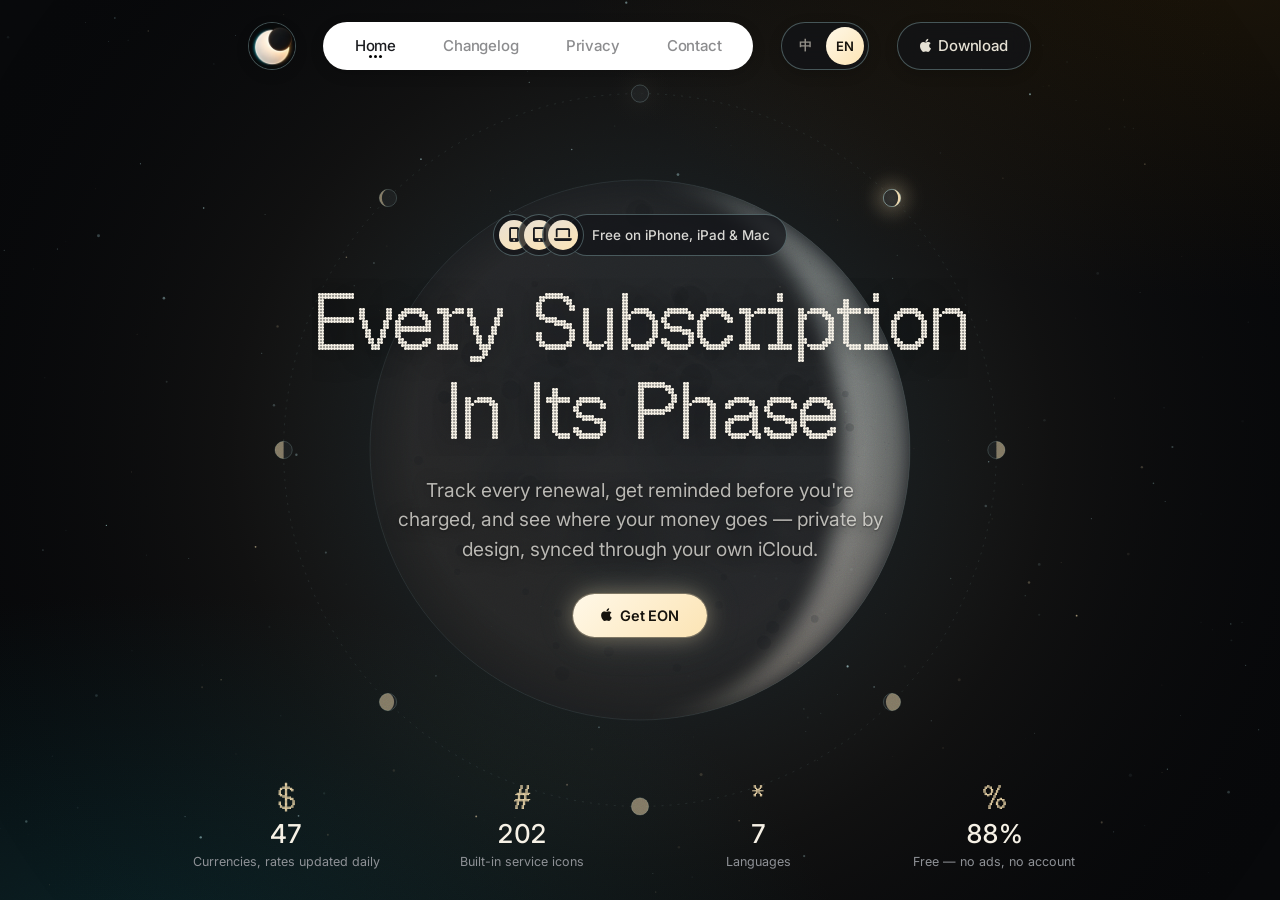
<file: index.html>
<!DOCTYPE html>
<html lang="en" data-lang="en">
<head>
  <meta charset="UTF-8" />
  <meta name="viewport" content="width=device-width, initial-scale=1, viewport-fit=cover" />
  <title>EON — Every Subscription, In Its Phase</title>
  <meta name="description" content="EON tracks your subscriptions, reminds you before renewals and shows where your money goes. Free, private, on iPhone, iPad and Mac." />
  <script>
    (function () {
      var l;
      try { l = localStorage.getItem("eon-lang"); } catch (e) {}
      if (l !== "zh" && l !== "en") l = (navigator.language || "en").toLowerCase().indexOf("zh") === 0 ? "zh" : "en";
      var h = document.documentElement;
      h.setAttribute("data-lang", l);
      h.setAttribute("lang", l === "zh" ? "zh-Hans" : "en");
      h.dataset.titleEn = "EON — Every Subscription, In Its Phase";
      h.dataset.titleZh = "EON：订阅管理 —— 每一笔订阅，都有它的月相";
      document.title = l === "zh" ? h.dataset.titleZh : h.dataset.titleEn;
    })();
  </script>
  <link rel="preconnect" href="https://fonts.googleapis.com" />
  <link rel="preconnect" href="https://fonts.gstatic.com" crossorigin />
  <link href="https://fonts.googleapis.com/css2?family=Inter:wght@400;500;600&display=swap" rel="stylesheet" />
  <link href="https://db.onlinewebfonts.com/c/8cb707a9b8a73f8a7403336b861c3074?family=BubbledotICG-FinePos" rel="stylesheet" />
  <link rel="stylesheet" href="https://cdnjs.cloudflare.com/ajax/libs/font-awesome/6.5.2/css/all.min.css" integrity="sha512-SnH5WK+bZxgPHs44uWIX+LLJAJ9/2PkPKZ5QiAj6Ta86w+fsb2TkcmfRyVX3pBnMFcV7oQPJkl9QevSCWr3W6A==" crossorigin="anonymous" referrerpolicy="no-referrer" />
  <link rel="icon" href="assets/favicon.png" type="image/png" />
  <link rel="apple-touch-icon" href="icon.png" />
  <link rel="stylesheet" href="styles.css" />
</head>
<body class="home">
  <!-- Night sky + a moon that slowly walks through its phases (drawn in main.js). -->
  <div class="bg" aria-hidden="true">
    <canvas class="sky" data-moon="hero"></canvas>
    <div class="bg-grain"></div>
  </div>

  <div class="page">
    <header class="header">
      <a class="logo" href="index.html" aria-label="EON">
        <img src="assets/logo.webp" alt="" width="52" height="52" />
      </a>

      <nav class="nav" aria-label="Primary">
        <a class="nav-link is-active" aria-current="page" href="index.html"><span class="en">Home</span><span class="zh">首页</span></a>
        <a class="nav-link" href="changelog.html"><span class="en">Changelog</span><span class="zh">更新日志</span></a>
        <a class="nav-link" href="privacy.html"><span class="en">Privacy</span><span class="zh">隐私</span></a>
        <a class="nav-link" href="contact.html"><span class="en">Contact</span><span class="zh">联系</span></a>
      </nav>

      <div class="lang" role="group" aria-label="Language / 语言">
        <button type="button" data-l="zh" lang="zh-Hans">中</button>
        <button type="button" data-l="en" lang="en">EN</button>
      </div>

      <a class="sign-in" href="https://apps.apple.com/app/id6771706897" data-href-en="https://apps.apple.com/app/id6771706897" data-href-zh="https://apps.apple.com/cn/app/id6771706897" target="_blank" rel="noopener"><i class="fa-brands fa-apple" aria-hidden="true"></i> <span class="en">Download</span><span class="zh">下载</span></a>

      <button class="burger" type="button" aria-label="Menu" aria-expanded="false" aria-controls="mobile-menu">
        <span></span><span></span><span></span>
      </button>
    </header>

    <div class="menu-overlay" hidden></div>
    <nav class="mobile-menu" id="mobile-menu" aria-label="Mobile" hidden>
      <a class="mobile-link is-active" aria-current="page" href="index.html" style="--i: 0"><span class="en">Home</span><span class="zh">首页</span></a>
      <a class="mobile-link" href="changelog.html" style="--i: 1"><span class="en">Changelog</span><span class="zh">更新日志</span></a>
      <a class="mobile-link" href="privacy.html" style="--i: 2"><span class="en">Privacy</span><span class="zh">隐私</span></a>
      <a class="mobile-link" href="contact.html" style="--i: 3"><span class="en">Contact</span><span class="zh">联系</span></a>
      <a class="mobile-sign-in" href="https://apps.apple.com/app/id6771706897" data-href-en="https://apps.apple.com/app/id6771706897" data-href-zh="https://apps.apple.com/cn/app/id6771706897" target="_blank" rel="noopener" style="--i: 4"><i class="fa-brands fa-apple" aria-hidden="true"></i> <span class="en">Download on the App Store</span><span class="zh">在 App Store 下载</span></a>
    </nav>

    <main class="hero">
      <div class="trust anim" style="--d: 0.05s">
        <span class="trust-avatar a1" title="iPhone"><span class="trust-inner"><i class="fa-solid fa-mobile-screen-button" aria-hidden="true"></i></span></span>
        <span class="trust-avatar a2" title="iPad"><span class="trust-inner"><i class="fa-solid fa-tablet-screen-button" aria-hidden="true"></i></span></span>
        <span class="trust-avatar a3" title="Mac"><span class="trust-inner"><i class="fa-solid fa-laptop" aria-hidden="true"></i></span></span>
        <span class="trust-pill"><span class="en">Free on iPhone, iPad &amp; Mac</span><span class="zh">iPhone · iPad · Mac 免费使用</span></span>
      </div>

      <h1 class="headline anim">
        <span class="en">
          <span class="line" style="--ld: 0.12s">Every Subscription</span>
          <span class="line" style="--ld: 0.3s">In Its Phase</span>
        </span>
        <span class="zh">
          <span class="line dot-cjk" style="--ld: 0.12s">每一笔订阅</span>
          <span class="line dot-cjk" style="--ld: 0.3s">都有它的月相</span>
        </span>
      </h1>

      <p class="subhead anim" style="--d: 0.28s">
        <span class="en">Track every renewal, get reminded before you're charged, and see where your money goes — private by design, synced through your own iCloud.</span><span class="zh">记下每一次续费，扣费前提醒你，看清钱都花在了哪里 —— 隐私优先，只通过你自己的 iCloud 同步。</span>
      </p>

      <a class="cta anim" href="https://apps.apple.com/app/id6771706897" data-href-en="https://apps.apple.com/app/id6771706897" data-href-zh="https://apps.apple.com/cn/app/id6771706897" target="_blank" rel="noopener" style="--d: 0.4s"><i class="fa-brands fa-apple" aria-hidden="true"></i> <span class="en">Get EON</span><span class="zh">免费下载</span></a>
    </main>

    <footer class="stats" aria-label="EON">
      <div class="stat anim" style="--d: 0.50s">
        <span class="stat-icon" aria-hidden="true">$</span>
        <span class="stat-value" data-target="48" data-suffix="" data-decimals="0">0</span>
        <span class="stat-label"><span class="en">Currencies, rates updated daily</span><span class="zh">种货币，汇率每日更新</span></span>
      </div>
      <div class="stat anim" style="--d: 0.58s">
        <span class="stat-icon" aria-hidden="true">#</span>
        <span class="stat-value" data-target="210" data-suffix="" data-decimals="0">0</span>
        <span class="stat-label"><span class="en">Built-in service icons</span><span class="zh">个内置服务图标</span></span>
      </div>
      <div class="stat anim" style="--d: 0.66s">
        <span class="stat-icon" aria-hidden="true">*</span>
        <span class="stat-value" data-target="8" data-suffix="" data-decimals="0">0</span>
        <span class="stat-label"><span class="en">Languages</span><span class="zh">种语言</span></span>
      </div>
      <div class="stat anim" style="--d: 0.74s">
        <span class="stat-icon" aria-hidden="true">%</span>
        <span class="stat-value" data-target="100" data-suffix="%" data-decimals="0">0%</span>
        <span class="stat-label"><span class="en">Free — no ads, no account</span><span class="zh">免费 · 无广告 · 无需注册</span></span>
      </div>
    </footer>
  </div>

  <script src="main.js"></script>
</body>
</html>
</file>
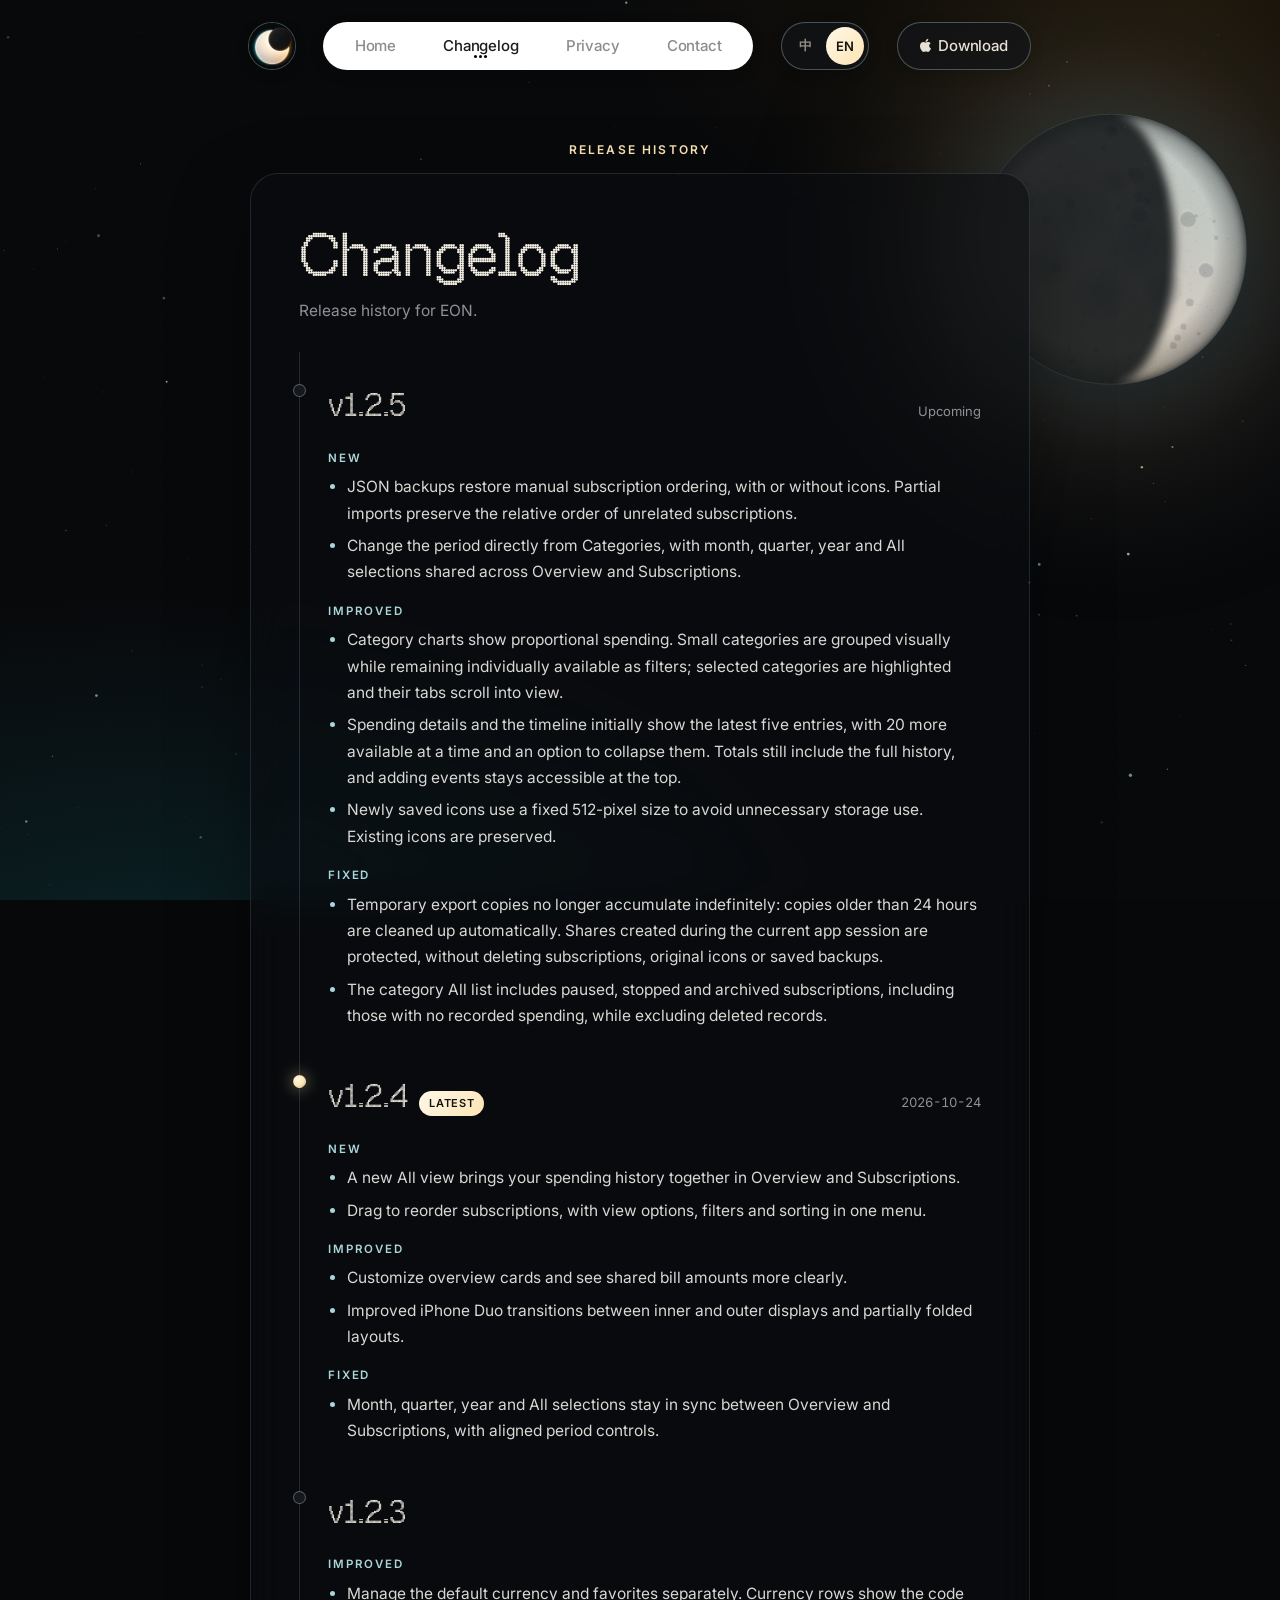
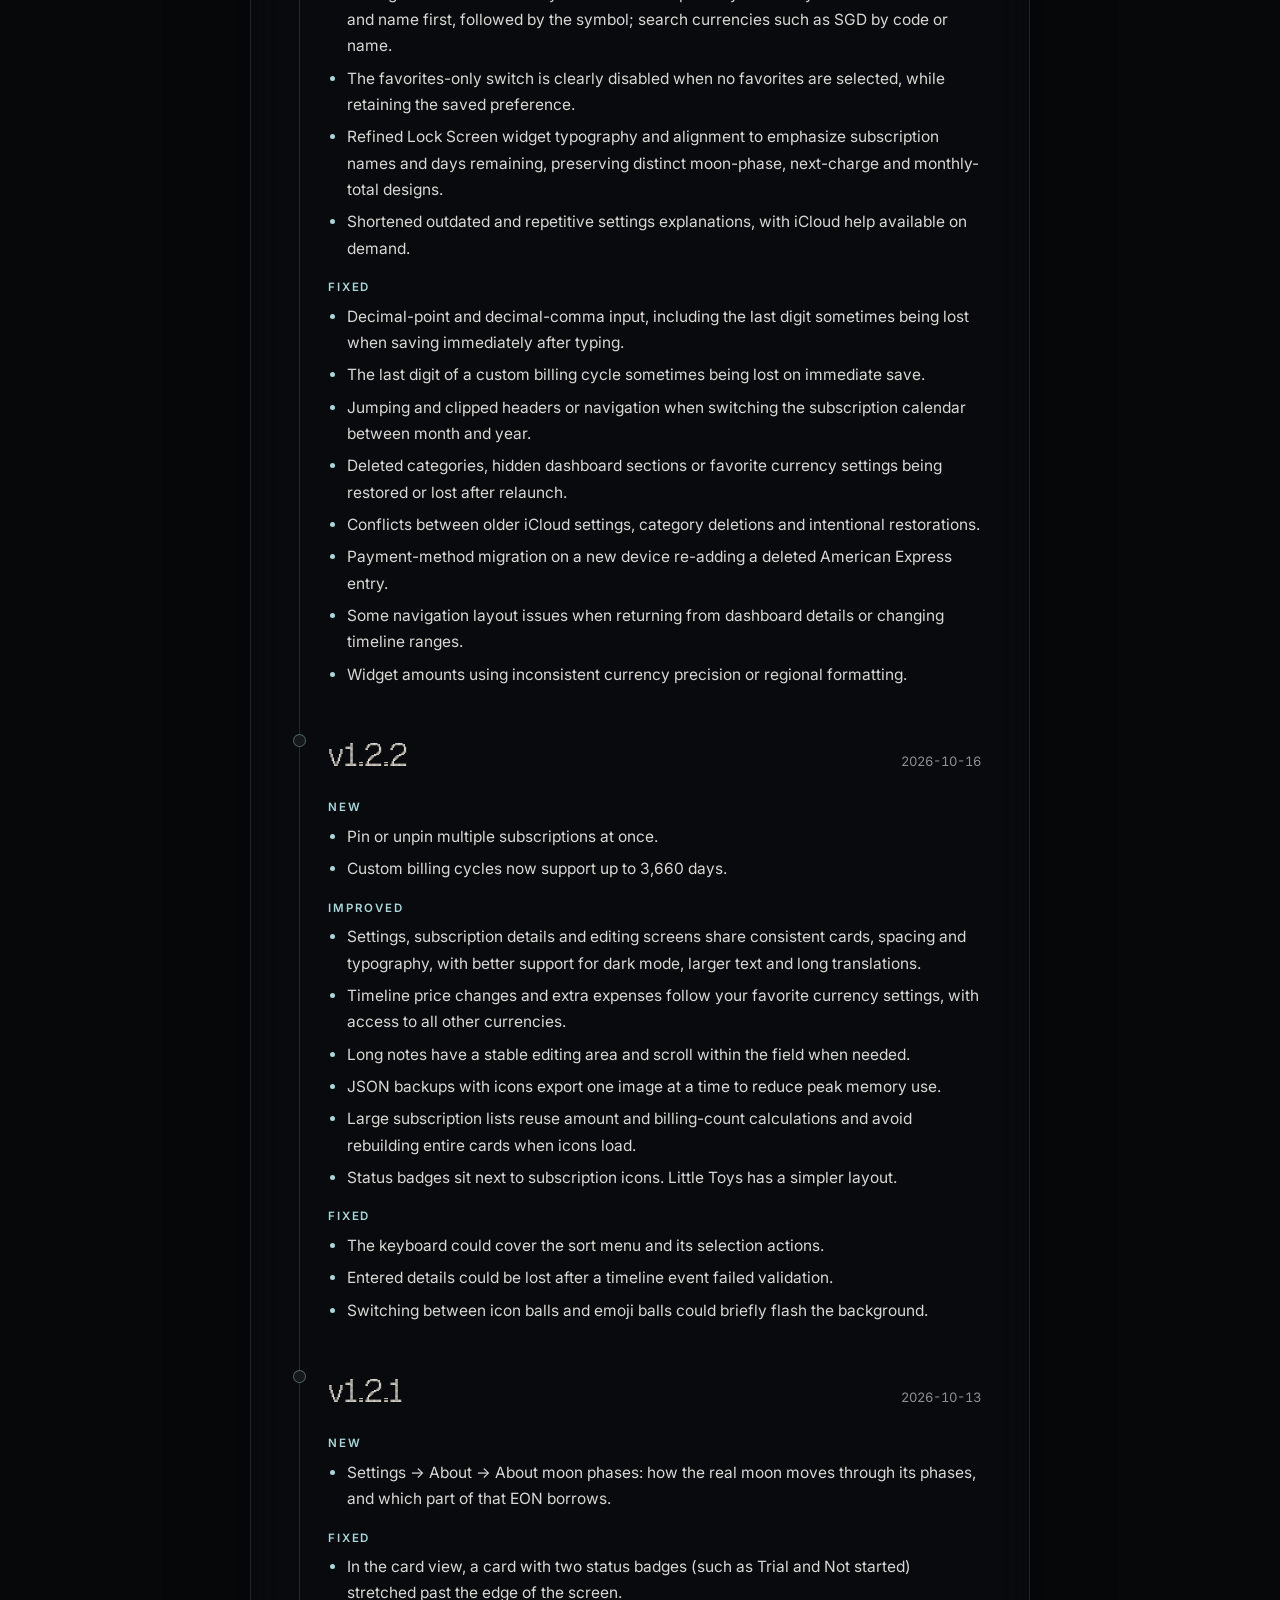
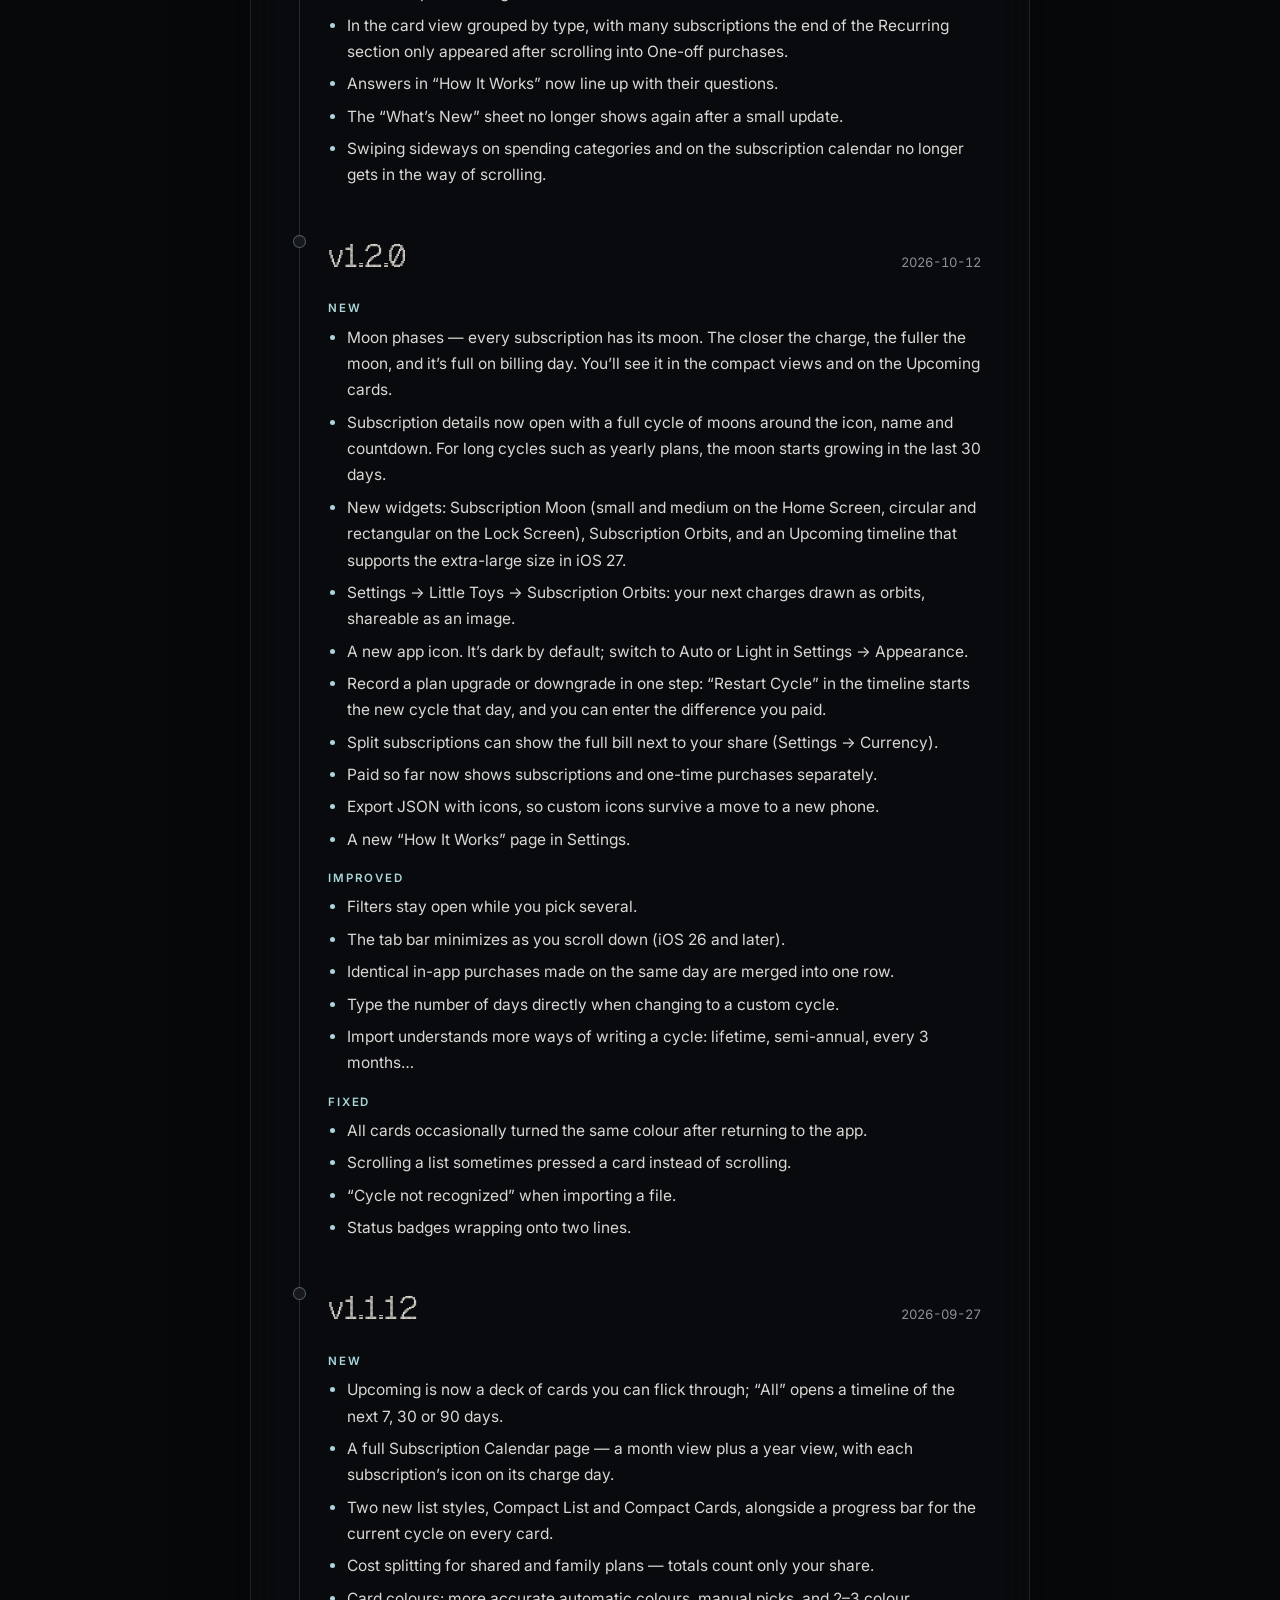
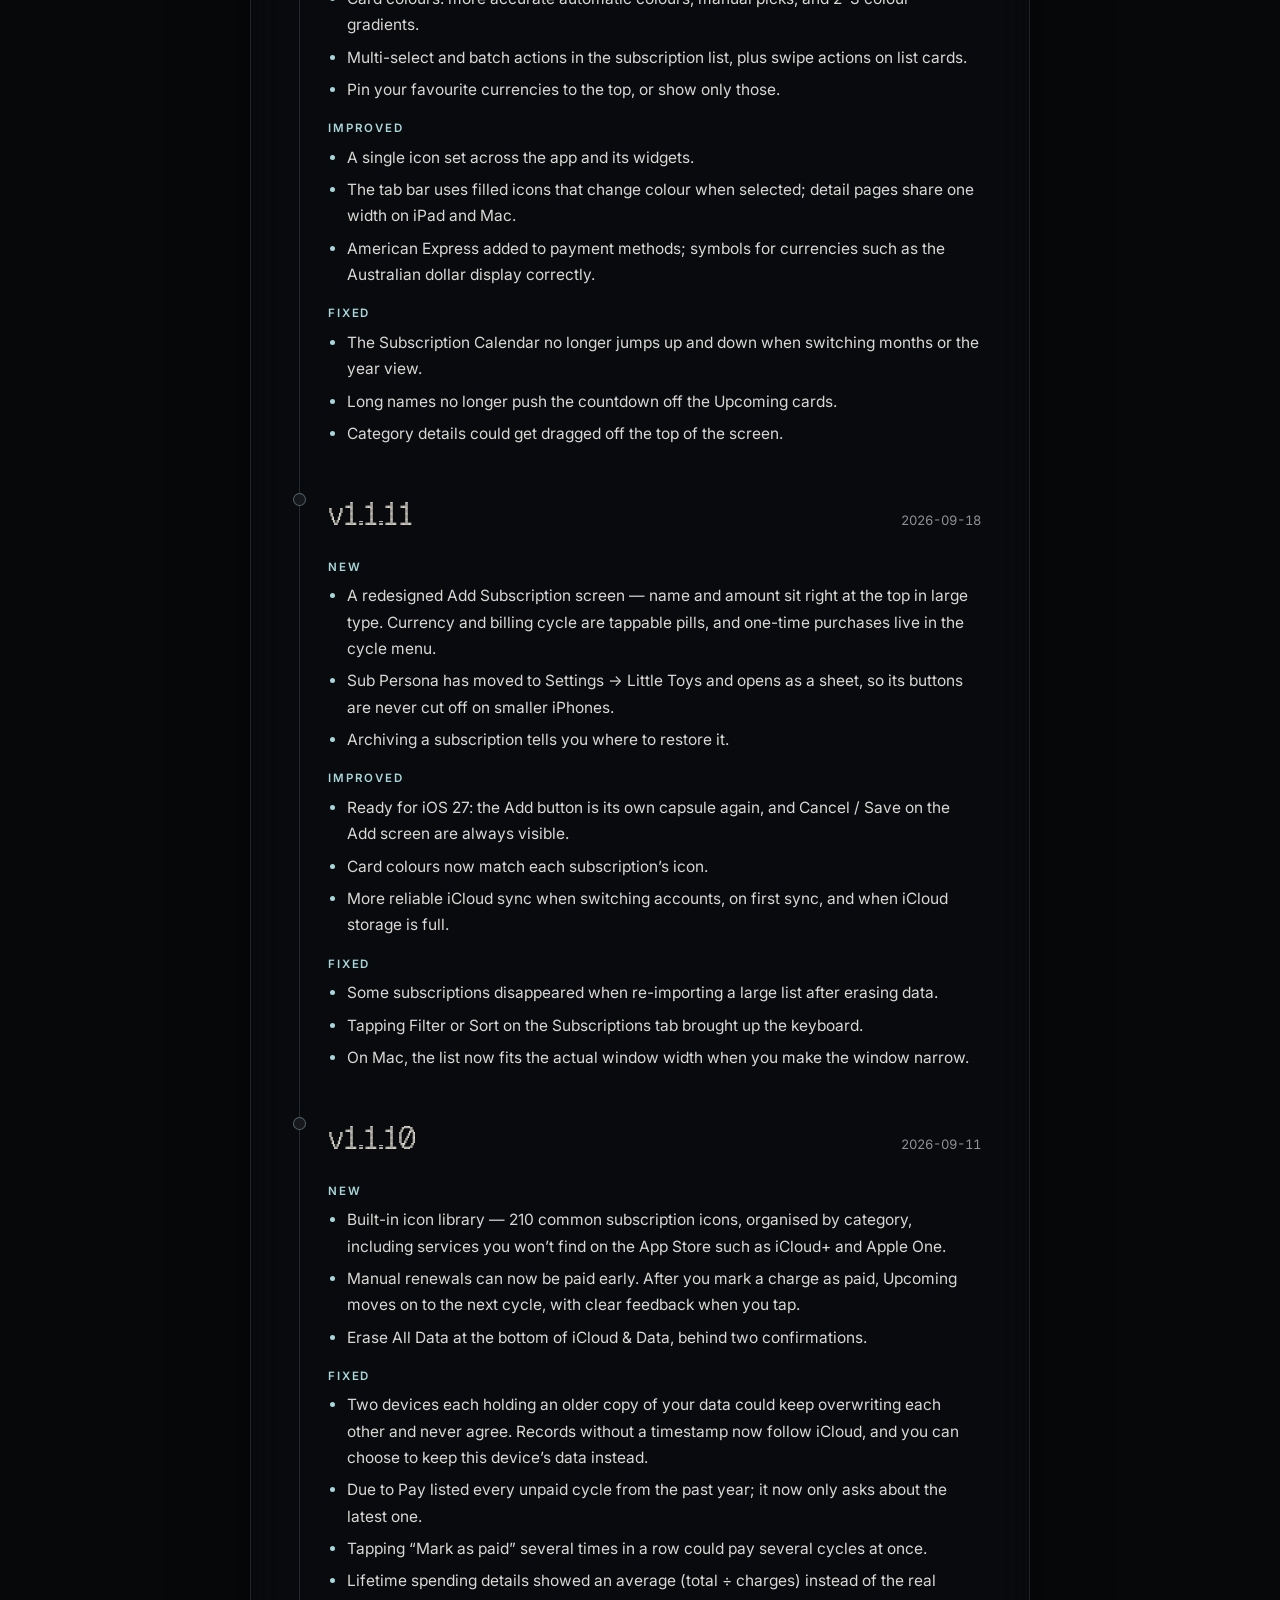
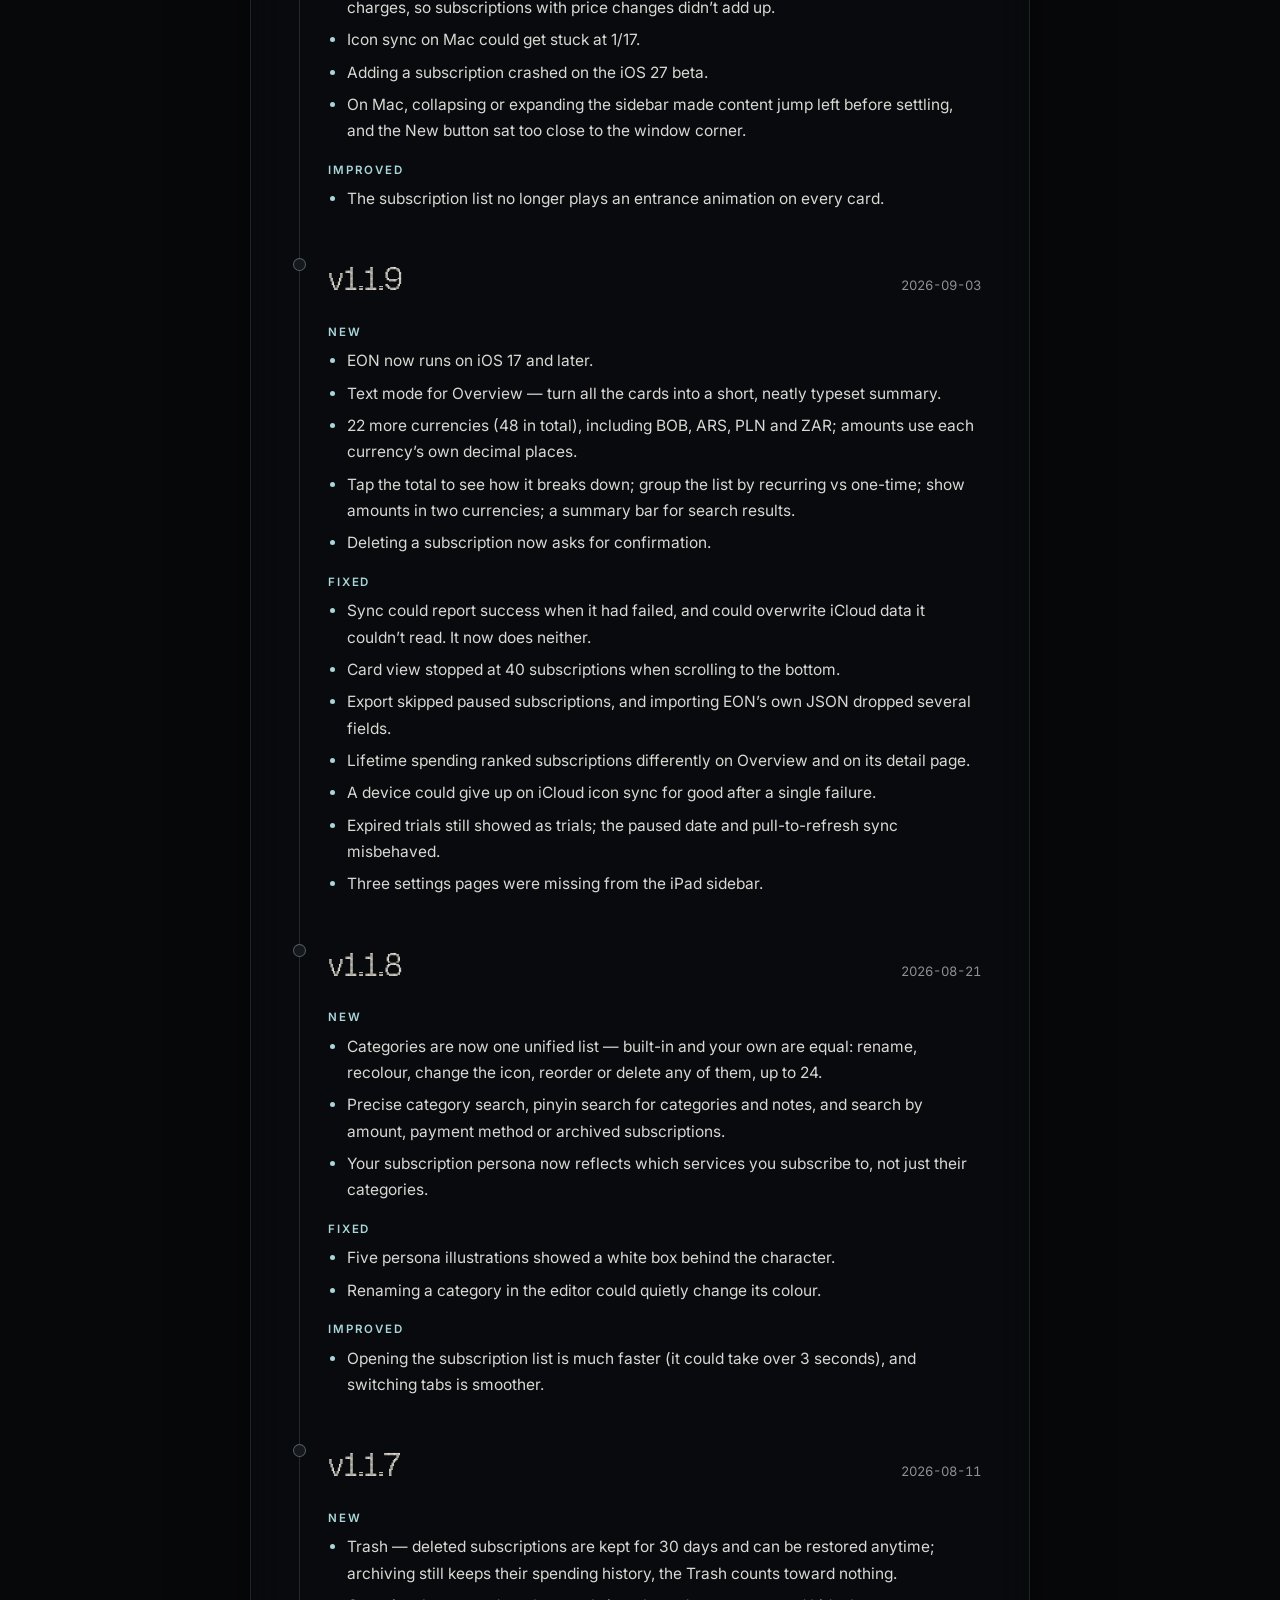
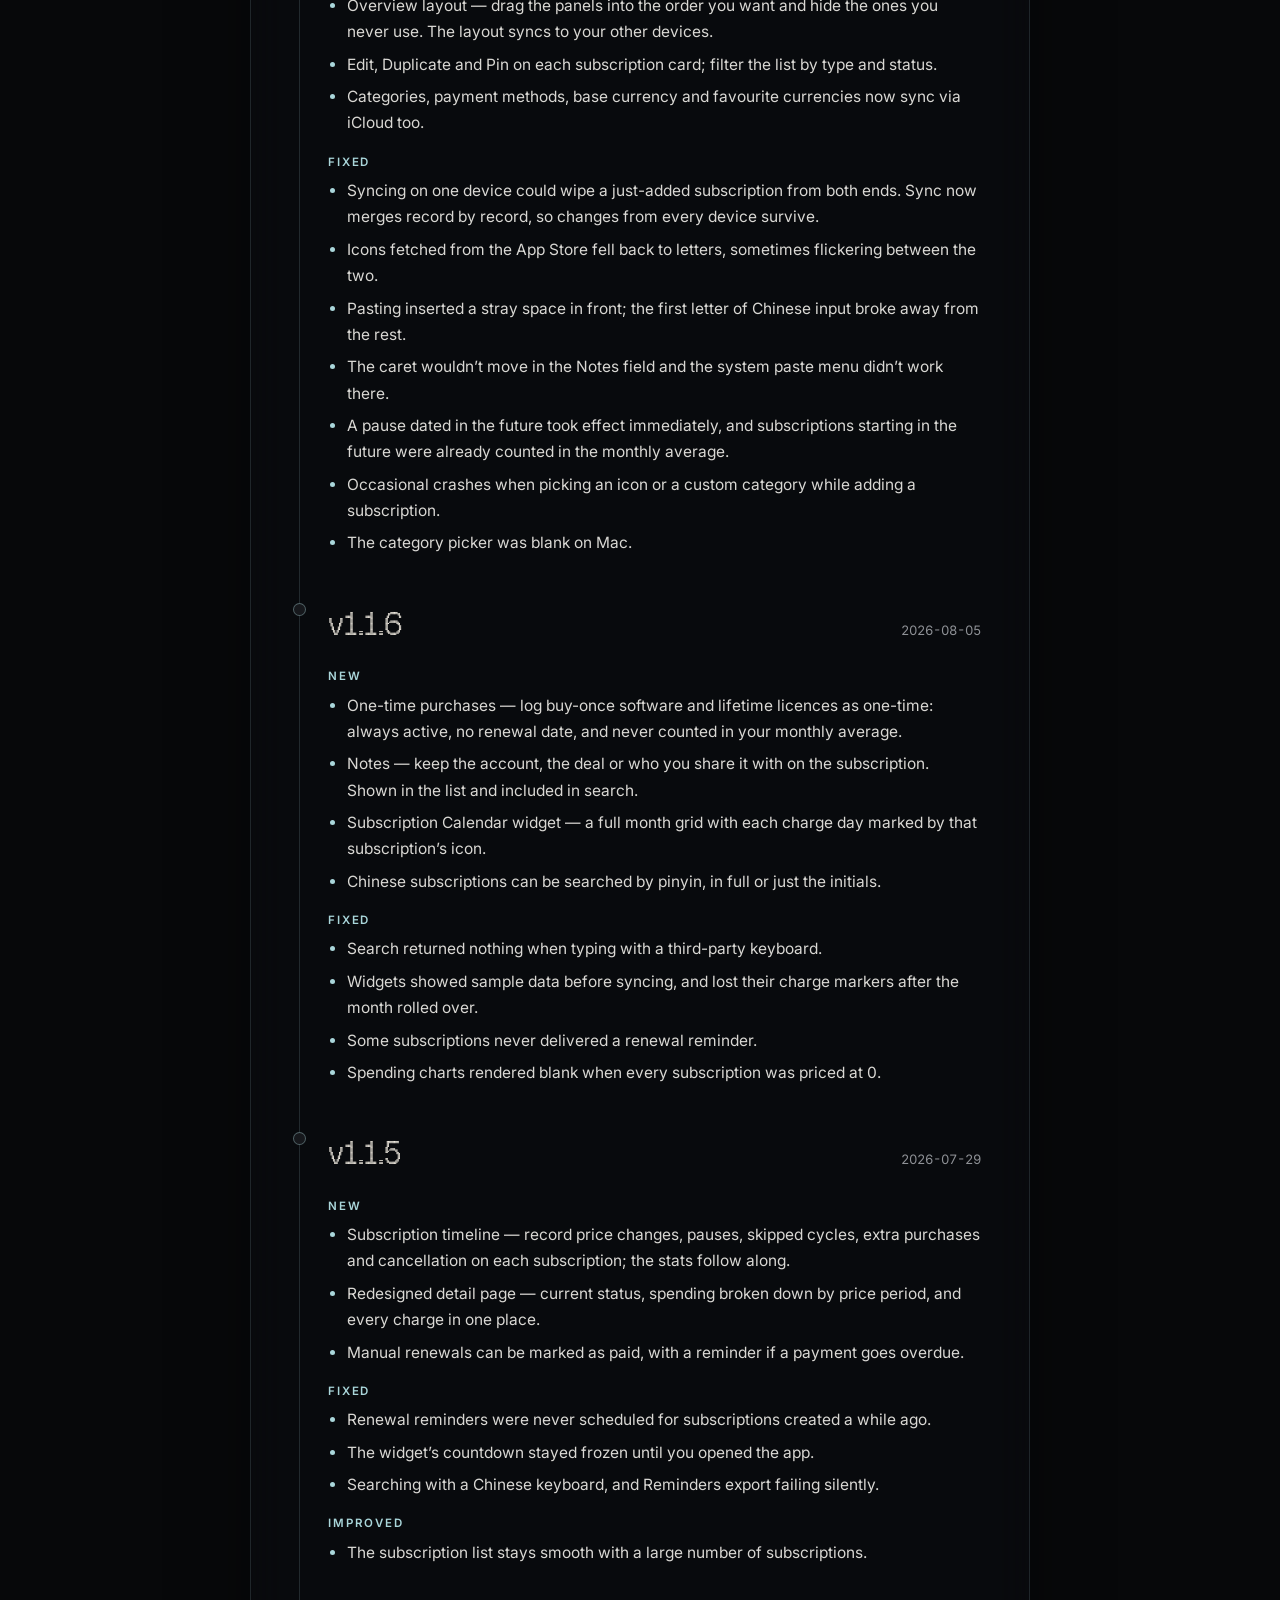
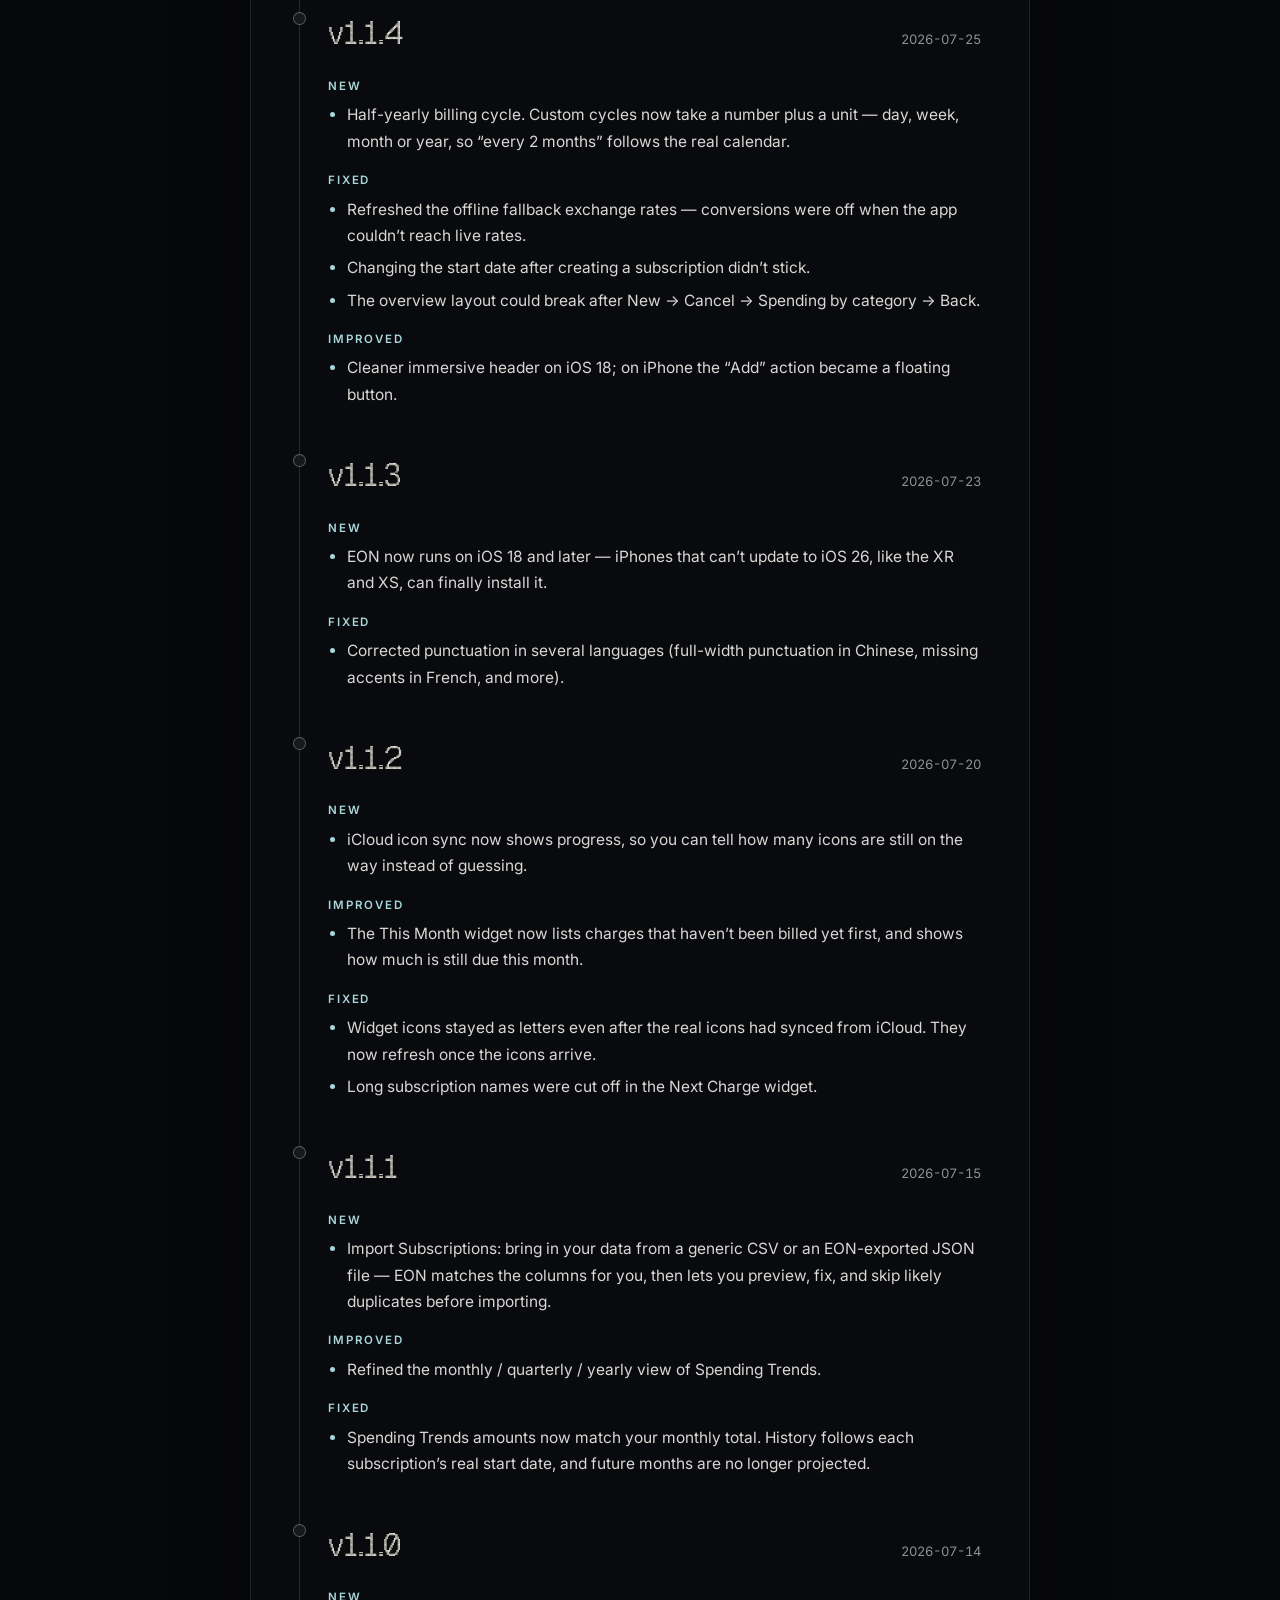
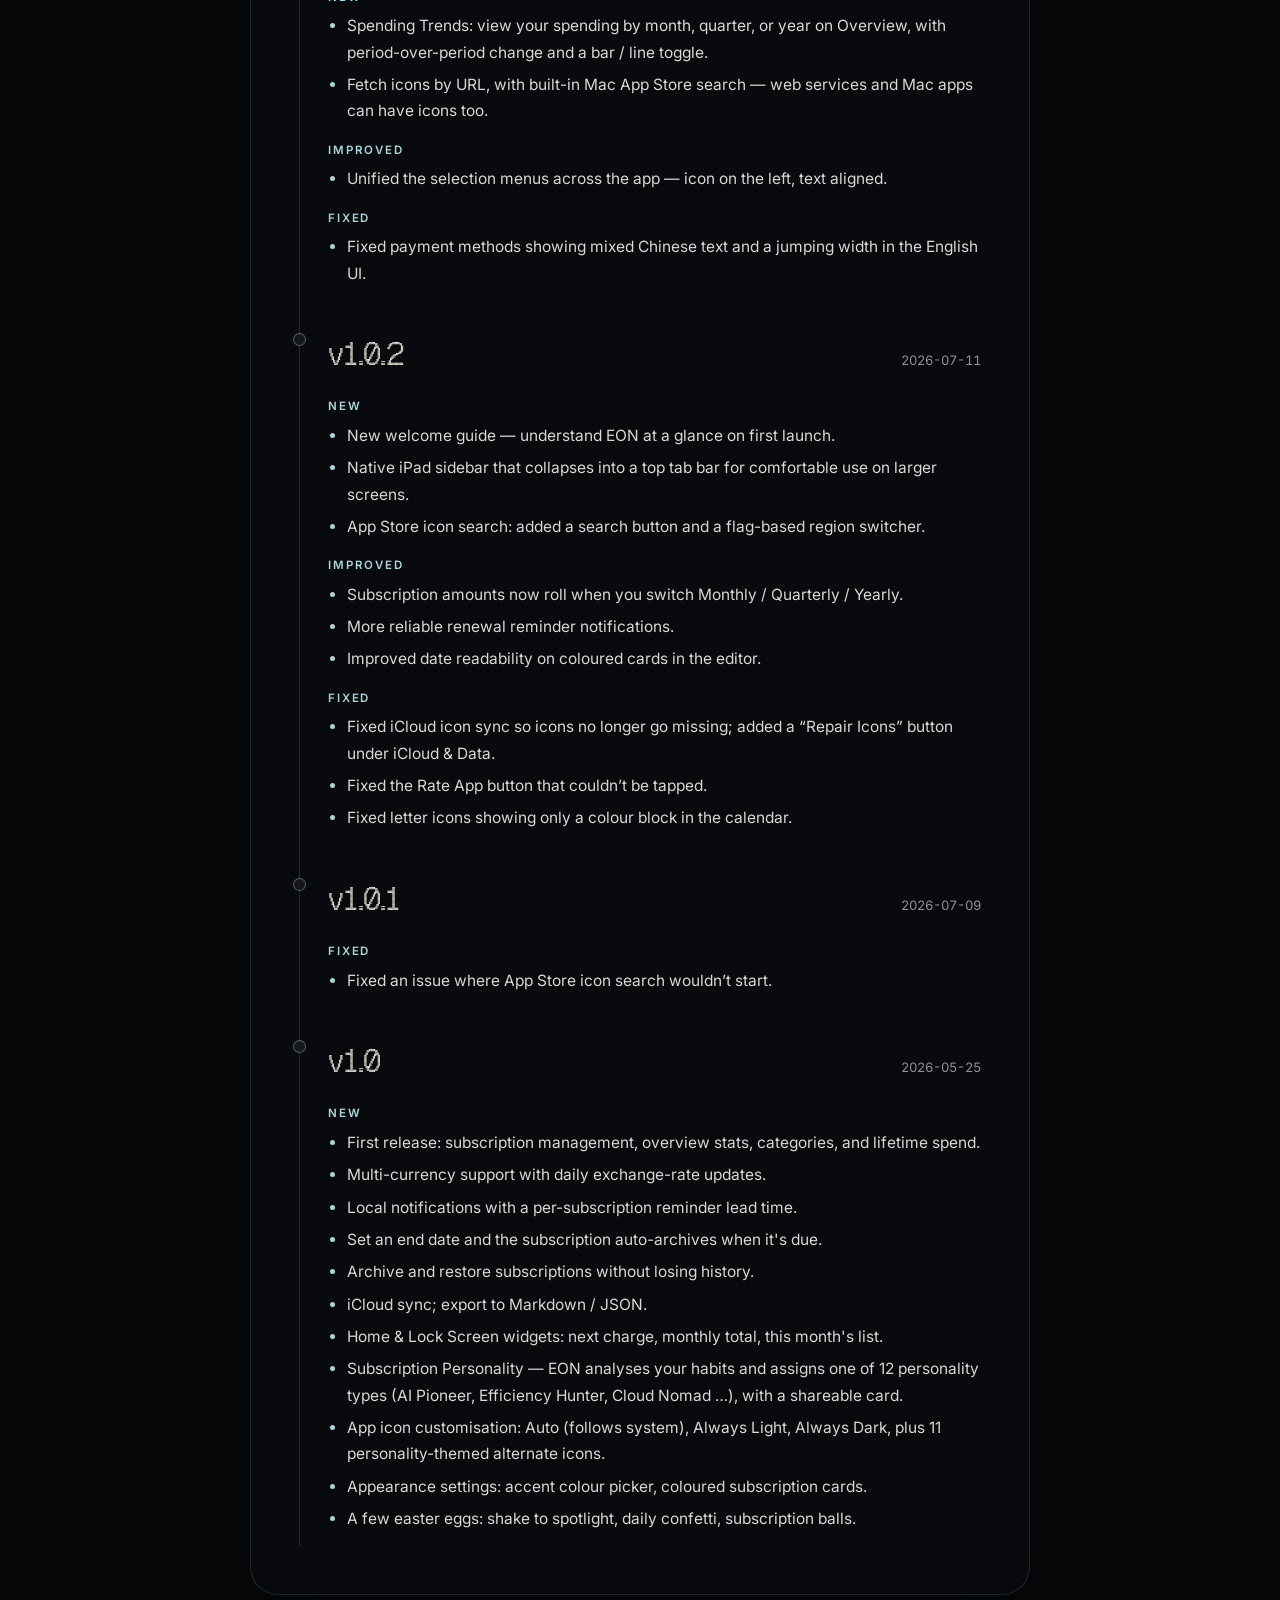
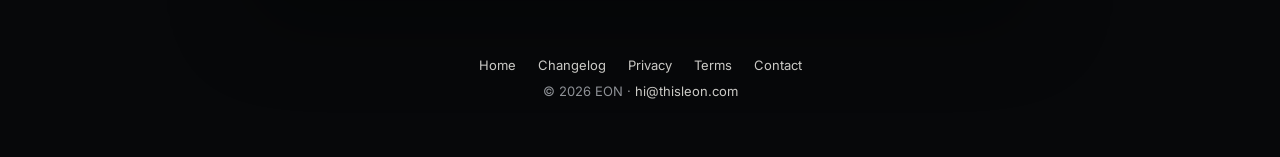
<file: changelog.html>
<!DOCTYPE html>
<html lang="en" data-lang="en">
<head>
  <meta charset="UTF-8" />
  <meta name="viewport" content="width=device-width, initial-scale=1, viewport-fit=cover" />
  <title>EON — Changelog</title>
  <meta name="description" content="EON tracks your subscriptions, reminds you before renewals and shows where your money goes. Free, private, on iPhone, iPad and Mac." />
  <script>
    (function () {
      var l;
      try { l = localStorage.getItem("eon-lang"); } catch (e) {}
      if (l !== "zh" && l !== "en") l = (navigator.language || "en").toLowerCase().indexOf("zh") === 0 ? "zh" : "en";
      var h = document.documentElement;
      h.setAttribute("data-lang", l);
      h.setAttribute("lang", l === "zh" ? "zh-Hans" : "en");
      h.dataset.titleEn = "EON — Changelog";
      h.dataset.titleZh = "EON —— 更新日志";
      document.title = l === "zh" ? h.dataset.titleZh : h.dataset.titleEn;
    })();
  </script>
  <link rel="preconnect" href="https://fonts.googleapis.com" />
  <link rel="preconnect" href="https://fonts.gstatic.com" crossorigin />
  <link href="https://fonts.googleapis.com/css2?family=Inter:wght@400;500;600&display=swap" rel="stylesheet" />
  <link href="https://db.onlinewebfonts.com/c/8cb707a9b8a73f8a7403336b861c3074?family=BubbledotICG-FinePos" rel="stylesheet" />
  <link rel="stylesheet" href="https://cdnjs.cloudflare.com/ajax/libs/font-awesome/6.5.2/css/all.min.css" integrity="sha512-SnH5WK+bZxgPHs44uWIX+LLJAJ9/2PkPKZ5QiAj6Ta86w+fsb2TkcmfRyVX3pBnMFcV7oQPJkl9QevSCWr3W6A==" crossorigin="anonymous" referrerpolicy="no-referrer" />
  <link rel="icon" href="assets/favicon.png" type="image/png" />
  <link rel="apple-touch-icon" href="icon.png" />
  <link rel="stylesheet" href="styles.css" />
</head>
<body class="doc-page">
  <!-- Night sky + a moon that slowly walks through its phases (drawn in main.js). -->
  <div class="bg" aria-hidden="true">
    <canvas class="sky" data-moon="corner"></canvas>
    <div class="bg-grain"></div>
  </div>

  <div class="page">
    <header class="header">
      <a class="logo" href="index.html" aria-label="EON">
        <img src="assets/logo.webp" alt="" width="52" height="52" />
      </a>

      <nav class="nav" aria-label="Primary">
        <a class="nav-link" href="index.html"><span class="en">Home</span><span class="zh">首页</span></a>
        <a class="nav-link is-active" aria-current="page" href="changelog.html"><span class="en">Changelog</span><span class="zh">更新日志</span></a>
        <a class="nav-link" href="privacy.html"><span class="en">Privacy</span><span class="zh">隐私</span></a>
        <a class="nav-link" href="contact.html"><span class="en">Contact</span><span class="zh">联系</span></a>
      </nav>

      <div class="lang" role="group" aria-label="Language / 语言">
        <button type="button" data-l="zh" lang="zh-Hans">中</button>
        <button type="button" data-l="en" lang="en">EN</button>
      </div>

      <a class="sign-in" href="https://apps.apple.com/app/id6771706897" data-href-en="https://apps.apple.com/app/id6771706897" data-href-zh="https://apps.apple.com/cn/app/id6771706897" target="_blank" rel="noopener"><i class="fa-brands fa-apple" aria-hidden="true"></i> <span class="en">Download</span><span class="zh">下载</span></a>

      <button class="burger" type="button" aria-label="Menu" aria-expanded="false" aria-controls="mobile-menu">
        <span></span><span></span><span></span>
      </button>
    </header>

    <div class="menu-overlay" hidden></div>
    <nav class="mobile-menu" id="mobile-menu" aria-label="Mobile" hidden>
      <a class="mobile-link" href="index.html" style="--i: 0"><span class="en">Home</span><span class="zh">首页</span></a>
      <a class="mobile-link is-active" aria-current="page" href="changelog.html" style="--i: 1"><span class="en">Changelog</span><span class="zh">更新日志</span></a>
      <a class="mobile-link" href="privacy.html" style="--i: 2"><span class="en">Privacy</span><span class="zh">隐私</span></a>
      <a class="mobile-link" href="contact.html" style="--i: 3"><span class="en">Contact</span><span class="zh">联系</span></a>
      <a class="mobile-sign-in" href="https://apps.apple.com/app/id6771706897" data-href-en="https://apps.apple.com/app/id6771706897" data-href-zh="https://apps.apple.com/cn/app/id6771706897" target="_blank" rel="noopener" style="--i: 4"><i class="fa-brands fa-apple" aria-hidden="true"></i> <span class="en">Download on the App Store</span><span class="zh">在 App Store 下载</span></a>
    </nav>

    <main class="doc-main">
      <p class="kicker anim" style="--d: 0.05s"><span class="en">Release history</span><span class="zh">版本记录</span></p>
      <article class="doc anim" style="--d: 0.15s">
    <h1><span class="zh">更新日志</span><span class="en">Changelog</span></h1>
    <p class="muted">
      <span class="zh">EON 的版本更新记录。</span>
      <span class="en">Release history for EON.</span>
    </p>

    <div class="timeline">

    <div class="release">
      <div class="ver">
        <h3>v1.2.5</h3>
        <span class="date"><span class="zh">即将更新</span><span class="en">Upcoming</span></span>
      </div>
      <div class="en">
        <h4>New</h4>
        <ul>
          <li>JSON backups restore manual subscription ordering, with or without icons. Partial imports preserve the relative order of unrelated subscriptions.</li>
          <li>Change the period directly from Categories, with month, quarter, year and All selections shared across Overview and Subscriptions.</li>
        </ul>
        <h4>Improved</h4>
        <ul>
          <li>Category charts show proportional spending. Small categories are grouped visually while remaining individually available as filters; selected categories are highlighted and their tabs scroll into view.</li>
          <li>Spending details and the timeline initially show the latest five entries, with 20 more available at a time and an option to collapse them. Totals still include the full history, and adding events stays accessible at the top.</li>
          <li>Newly saved icons use a fixed 512-pixel size to avoid unnecessary storage use. Existing icons are preserved.</li>
        </ul>
        <h4>Fixed</h4>
        <ul>
          <li>Temporary export copies no longer accumulate indefinitely: copies older than 24 hours are cleaned up automatically. Shares created during the current app session are protected, without deleting subscriptions, original icons or saved backups.</li>
          <li>The category All list includes paused, stopped and archived subscriptions, including those with no recorded spending, while excluding deleted records.</li>
        </ul>
      </div>
      <div class="zh">
        <h4>新增</h4>
        <ul>
          <li>JSON 备份支持恢复订阅手动排序，普通备份和含图标备份均适用；部分导入保留无关订阅的相对顺序。</li>
          <li>分类页可直接切换月／季／年／全部周期，与总览、订阅页保持同步。</li>
        </ul>
        <h4>优化</h4>
        <ul>
          <li>分类图表按支出比例展示，小额分类合并显示，仍可按原分类单独筛选；选中分类高亮显示，分类标签自动滚动到合适位置。</li>
          <li>花费明细和时间轴默认展示最近 5 条，每次可再显示 20 条并随时收起；总花费仍统计完整历史，详情顶部保留添加事件入口。</li>
          <li>新保存的图标统一为 512 像素，减少不必要的存储占用，已有图标保持不变。</li>
        </ul>
        <h4>修复</h4>
        <ul>
          <li>临时导出副本不再长期堆积：超过 24 小时后自动清理，本次运行生成的分享文件持续受保护，不删除订阅、原始图标或已保存的备份。</li>
          <li>分类「全部」列表补齐暂停、停止、归档及没有历史花费的订阅，已删除记录仍排除在外。</li>
        </ul>
      </div>
    </div>

    <div class="release latest">
      <div class="ver">
        <h3>v1.2.4</h3>
        <span class="badge-latest"><span class="zh">最新</span><span class="en">Latest</span></span>
        <span class="date">2026-10-24</span>
      </div>
      <div class="en">
        <h4>New</h4>
        <ul>
          <li>A new All view brings your spending history together in Overview and Subscriptions.</li>
          <li>Drag to reorder subscriptions, with view options, filters and sorting in one menu.</li>
        </ul>
        <h4>Improved</h4>
        <ul>
          <li>Customize overview cards and see shared bill amounts more clearly.</li>
          <li>Improved iPhone Duo transitions between inner and outer displays and partially folded layouts.</li>
        </ul>
        <h4>Fixed</h4>
        <ul>
          <li>Month, quarter, year and All selections stay in sync between Overview and Subscriptions, with aligned period controls.</li>
        </ul>
      </div>
      <div class="zh">
        <h4>新增</h4>
        <ul>
          <li>总览和订阅新增「全部」累计统计，历史支出一目了然。</li>
          <li>订阅支持拖动排序，显示、筛选、排序一处搞定。</li>
        </ul>
        <h4>优化</h4>
        <ul>
          <li>总览卡片可自定义，分摊金额展示更清晰。</li>
          <li>优化 iPhone Duo 内外屏切换与半折叠布局。</li>
        </ul>
        <h4>修复</h4>
        <ul>
          <li>总览与订阅的月／季／年／全部选择双向同步，顶部周期胶囊对齐。</li>
        </ul>
      </div>
    </div>

    <div class="release">
      <div class="ver">
        <h3>v1.2.3</h3>
      </div>
      <div class="en">
        <h4>Improved</h4>
        <ul>
          <li>Manage the default currency and favorites separately. Currency rows show the code and name first, followed by the symbol; search currencies such as SGD by code or name.</li>
          <li>The favorites-only switch is clearly disabled when no favorites are selected, while retaining the saved preference.</li>
          <li>Refined Lock Screen widget typography and alignment to emphasize subscription names and days remaining, preserving distinct moon-phase, next-charge and monthly-total designs.</li>
          <li>Shortened outdated and repetitive settings explanations, with iCloud help available on demand.</li>
        </ul>
        <h4>Fixed</h4>
        <ul>
          <li>Decimal-point and decimal-comma input, including the last digit sometimes being lost when saving immediately after typing.</li>
          <li>The last digit of a custom billing cycle sometimes being lost on immediate save.</li>
          <li>Jumping and clipped headers or navigation when switching the subscription calendar between month and year.</li>
          <li>Deleted categories, hidden dashboard sections or favorite currency settings being restored or lost after relaunch.</li>
          <li>Conflicts between older iCloud settings, category deletions and intentional restorations.</li>
          <li>Payment-method migration on a new device re-adding a deleted American Express entry.</li>
          <li>Some navigation layout issues when returning from dashboard details or changing timeline ranges.</li>
          <li>Widget amounts using inconsistent currency precision or regional formatting.</li>
        </ul>
      </div>
      <div class="zh">
        <h4>优化</h4>
        <ul>
          <li>货币设置区分默认币种与常用币种，统一「代码＋名称、货币符号」的展示层级，支持按代码或名称查找 SGD 等币种。</li>
          <li>没有常用币种时，「只显示常用币种」开关明确置灰；保留原有偏好，添加常用币种后可继续使用。</li>
          <li>调整锁屏小组件的字号和对齐，突出订阅名称与剩余天数，保留月相、下次扣费和本月总额各自的样式。</li>
          <li>精简设置中的过时和重复说明，iCloud 说明可按需展开。</li>
        </ul>
        <h4>修复</h4>
        <ul>
          <li>金额小数点及逗号小数输入异常，以及输入后立即保存可能漏掉末位的问题。</li>
          <li>自定义周期输入后立即保存可能丢失末位数字的问题。</li>
          <li>订阅日历切换月／全年视图时上下跳动、标题和导航被裁切的问题。</li>
          <li>删除分类、隐藏总览模块及常用币种设置在重启后恢复或丢失的问题。</li>
          <li>iCloud 合并旧设备设置时，删除记录与用户主动恢复分类之间的冲突。</li>
          <li>新设备支付方式迁移可能重新添加已删除的美国运通的问题。</li>
          <li>总览详情返回及时间范围切换中的部分导航布局异常。</li>
          <li>小组件金额格式与对应货币的小数位、地区格式不一致的问题。</li>
        </ul>
      </div>
    </div>

    <div class="release">
      <div class="ver">
        <h3>v1.2.2</h3>
        <span class="date">2026-10-16</span>
      </div>
      <div class="en">
        <h4>New</h4>
        <ul>
          <li>Pin or unpin multiple subscriptions at once.</li>
          <li>Custom billing cycles now support up to 3,660 days.</li>
        </ul>
        <h4>Improved</h4>
        <ul>
          <li>Settings, subscription details and editing screens share consistent cards, spacing and typography, with better support for dark mode, larger text and long translations.</li>
          <li>Timeline price changes and extra expenses follow your favorite currency settings, with access to all other currencies.</li>
          <li>Long notes have a stable editing area and scroll within the field when needed.</li>
          <li>JSON backups with icons export one image at a time to reduce peak memory use.</li>
          <li>Large subscription lists reuse amount and billing-count calculations and avoid rebuilding entire cards when icons load.</li>
          <li>Status badges sit next to subscription icons. Little Toys has a simpler layout.</li>
        </ul>
        <h4>Fixed</h4>
        <ul>
          <li>The keyboard could cover the sort menu and its selection actions.</li>
          <li>Entered details could be lost after a timeline event failed validation.</li>
          <li>Switching between icon balls and emoji balls could briefly flash the background.</li>
        </ul>
      </div>
      <div class="zh">
        <h4>新增</h4>
        <ul>
          <li>支持批量置顶和取消置顶订阅。</li>
          <li>自定义周期最长可设为 3660 天。</li>
        </ul>
        <h4>优化</h4>
        <ul>
          <li>设置、订阅详情和编辑页面统一卡片、间距与文字层级，改善深色模式、大字号和长译文的显示。</li>
          <li>时间轴调价和追加支出遵循常用币种设置，也可继续选择其他币种。</li>
          <li>长备注保持稳定的编辑高度，内容较多时可在输入框内滚动。</li>
          <li>带图标的 JSON 备份逐张写入图片，降低导出时的内存峰值。</li>
          <li>大量订阅列表复用金额和计费次数计算，图标加载时不再重建整张卡片。</li>
          <li>订阅状态标签贴近图标左对齐，「小玩具」页面更简洁。</li>
        </ul>
        <h4>修复</h4>
        <ul>
          <li>键盘可能遮挡排序菜单及其中的多选入口。</li>
          <li>时间轴事件校验失败后，已输入的内容可能丢失。</li>
          <li>切换图标球与表情球时，背景可能短暂闪烁。</li>
        </ul>
      </div>
    </div>

    <div class="release">
      <div class="ver">
        <h3>v1.2.1</h3>
        <span class="date">2026-10-13</span>
      </div>
      <div class="en">
        <h4>New</h4>
        <ul>
          <li>Settings → About → About moon phases: how the real moon moves through its phases, and which part of that EON borrows.</li>
        </ul>
        <h4>Fixed</h4>
        <ul>
          <li>In the card view, a card with two status badges (such as Trial and Not started) stretched past the edge of the screen.</li>
          <li>In the card view grouped by type, with many subscriptions the end of the Recurring section only appeared after scrolling into One-off purchases.</li>
          <li>Answers in “How It Works” now line up with their questions.</li>
          <li>The “What’s New” sheet no longer shows again after a small update.</li>
          <li>Swiping sideways on spending categories and on the subscription calendar no longer gets in the way of scrolling.</li>
        </ul>
      </div>
      <div class="zh">
        <h4>新增</h4>
        <ul>
          <li>设置 → 关于 → 关于月相：天上的月相是怎么变化的，EON 借用了其中哪一点。</li>
        </ul>
        <h4>修复</h4>
        <ul>
          <li>卡片模式下，同时带两个状态标签（比如「试用」和「未开始」）的卡片会伸出屏幕。</li>
          <li>卡片模式按类型分组时，订阅很多的话，周期订阅的末尾要滑进「一次性购买」才显示出来。</li>
          <li>「使用说明」的正文和问题对齐。</li>
          <li>小版本更新后不再重复弹出「本次更新」。</li>
          <li>在支出分类和订阅日历上左右滑动，不再影响上下滚动。</li>
        </ul>
      </div>
    </div>

    <div class="release">
      <div class="ver">
        <h3>v1.2.0</h3>
        <span class="date">2026-10-12</span>
      </div>
      <div class="en">
        <h4>New</h4>
        <ul>
          <li>Moon phases — every subscription has its moon. The closer the charge, the fuller the moon, and it’s full on billing day. You’ll see it in the compact views and on the Upcoming cards.</li>
          <li>Subscription details now open with a full cycle of moons around the icon, name and countdown. For long cycles such as yearly plans, the moon starts growing in the last 30 days.</li>
          <li>New widgets: Subscription Moon (small and medium on the Home Screen, circular and rectangular on the Lock Screen), Subscription Orbits, and an Upcoming timeline that supports the extra-large size in iOS 27.</li>
          <li>Settings → Little Toys → Subscription Orbits: your next charges drawn as orbits, shareable as an image.</li>
          <li>A new app icon. It’s dark by default; switch to Auto or Light in Settings → Appearance.</li>
          <li>Record a plan upgrade or downgrade in one step: “Restart Cycle” in the timeline starts the new cycle that day, and you can enter the difference you paid.</li>
          <li>Split subscriptions can show the full bill next to your share (Settings → Currency).</li>
          <li>Paid so far now shows subscriptions and one-time purchases separately.</li>
          <li>Export JSON with icons, so custom icons survive a move to a new phone.</li>
          <li>A new “How It Works” page in Settings.</li>
        </ul>
        <h4>Improved</h4>
        <ul>
          <li>Filters stay open while you pick several.</li>
          <li>The tab bar minimizes as you scroll down (iOS 26 and later).</li>
          <li>Identical in-app purchases made on the same day are merged into one row.</li>
          <li>Type the number of days directly when changing to a custom cycle.</li>
          <li>Import understands more ways of writing a cycle: lifetime, semi-annual, every 3 months…</li>
        </ul>
        <h4>Fixed</h4>
        <ul>
          <li>All cards occasionally turned the same colour after returning to the app.</li>
          <li>Scrolling a list sometimes pressed a card instead of scrolling.</li>
          <li>“Cycle not recognized” when importing a file.</li>
          <li>Status badges wrapping onto two lines.</li>
        </ul>
      </div>
      <div class="zh">
        <h4>新增</h4>
        <ul>
          <li>月相 —— 每一笔订阅，都有它的月相。离扣费越近，月亮越圆；扣费当天是满月。紧凑列表和首页的即将扣费卡片上都能看到。</li>
          <li>订阅详情顶部多了一整轮月相，把图标、名称和倒计时围在中间。年付这类长周期，最后 30 天月亮才开始变圆。</li>
          <li>新的小组件：订阅月相（主屏小号 / 中号，锁屏圆形 / 长条）、订阅星图，以及即将扣费时间轴（支持 iOS 27 的超大尺寸）。</li>
          <li>设置 → 小玩具 → 订阅星图：最近几笔订阅各占一条轨道，可以存成图分享。</li>
          <li>新图标，默认深色，可在「设置 → 外观」改成自动或浅色。</li>
          <li>升级 / 降级套餐一步记完：时间轴新增「重新起算」，新周期从当天开始，还能填补差价。</li>
          <li>分摊的订阅可以在列表里同时显示账单全额（设置 → 货币）。</li>
          <li>累计支付分开显示订阅和买断各花了多少。</li>
          <li>导出 JSON 可以带上图标，换手机不丢自定义图标。</li>
          <li>设置里新增「使用说明」。</li>
        </ul>
        <h4>优化</h4>
        <ul>
          <li>筛选可以连续多选，不再点一下就关闭。</li>
          <li>往下滑动时底部标签栏自动收起（iOS 26 及以上）。</li>
          <li>同一天买的多份相同内购合并成一行。</li>
          <li>改周期时，自定义天数可以直接输入。</li>
          <li>导入能认出更多周期写法：买断、半年付、每 3 个月……</li>
        </ul>
        <h4>修复</h4>
        <ul>
          <li>回到 App 时，所有卡片偶尔变成同一种颜色。</li>
          <li>上下滑动列表时容易误触卡片、滑不动。</li>
          <li>导入文件时提示「周期无法识别」。</li>
          <li>状态标签被折成两行。</li>
        </ul>
      </div>
    </div>

    <div class="release">
      <div class="ver">
        <h3>v1.1.12</h3>
        <span class="date">2026-09-27</span>
      </div>
      <div class="en">
        <h4>New</h4>
        <ul>
          <li>Upcoming is now a deck of cards you can flick through; “All” opens a timeline of the next 7, 30 or 90 days.</li>
          <li>A full Subscription Calendar page — a month view plus a year view, with each subscription’s icon on its charge day.</li>
          <li>Two new list styles, Compact List and Compact Cards, alongside a progress bar for the current cycle on every card.</li>
          <li>Cost splitting for shared and family plans — totals count only your share.</li>
          <li>Card colours: more accurate automatic colours, manual picks, and 2–3 colour gradients.</li>
          <li>Multi-select and batch actions in the subscription list, plus swipe actions on list cards.</li>
          <li>Pin your favourite currencies to the top, or show only those.</li>
        </ul>
        <h4>Improved</h4>
        <ul>
          <li>A single icon set across the app and its widgets.</li>
          <li>The tab bar uses filled icons that change colour when selected; detail pages share one width on iPad and Mac.</li>
          <li>American Express added to payment methods; symbols for currencies such as the Australian dollar display correctly.</li>
        </ul>
        <h4>Fixed</h4>
        <ul>
          <li>The Subscription Calendar no longer jumps up and down when switching months or the year view.</li>
          <li>Long names no longer push the countdown off the Upcoming cards.</li>
          <li>Category details could get dragged off the top of the screen.</li>
        </ul>
      </div>
      <div class="zh">
        <h4>新增</h4>
        <ul>
          <li>「即将扣费」换成可以左右甩的翻卡；点「全部」进入时间轴，看未来 7 / 30 / 90 天。</li>
          <li>订阅日历有了完整的一页 —— 月视图加全年视图，扣费当天放上订阅的图标。</li>
          <li>新增「紧凑列表」「紧凑卡片」两种视图，每张卡片多了本期进度条。</li>
          <li>费用分摊：拼车、家庭组的订阅，统计只算自己那份。</li>
          <li>卡片颜色：自动取色更准，也可以手动选色，或用 2～3 色渐变。</li>
          <li>订阅列表支持多选和批量操作，列表卡片可以左右滑。</li>
          <li>常用货币可以置顶，或只看常用。</li>
        </ul>
        <h4>优化</h4>
        <ul>
          <li>全 App 和小组件换成同一套图标。</li>
          <li>底部标签栏改为实心图标，选中变色；iPad / Mac 的详情页统一了宽度。</li>
          <li>支付方式新增美国运通；澳元等货币符号显示修正。</li>
        </ul>
        <h4>修复</h4>
        <ul>
          <li>订阅日历切换月份 / 全年时不再上下跳。</li>
          <li>即将扣费卡片上，倒计时不再被长名字挤掉。</li>
          <li>分类详情页的内容可能被拖到屏幕上方。</li>
        </ul>
      </div>
    </div>

    <div class="release">
      <div class="ver">
        <h3>v1.1.11</h3>
        <span class="date">2026-09-18</span>
      </div>
      <div class="en">
        <h4>New</h4>
        <ul>
          <li>A redesigned Add Subscription screen — name and amount sit right at the top in large type. Currency and billing cycle are tappable pills, and one-time purchases live in the cycle menu.</li>
          <li>Sub Persona has moved to Settings → Little Toys and opens as a sheet, so its buttons are never cut off on smaller iPhones.</li>
          <li>Archiving a subscription tells you where to restore it.</li>
        </ul>
        <h4>Improved</h4>
        <ul>
          <li>Ready for iOS 27: the Add button is its own capsule again, and Cancel / Save on the Add screen are always visible.</li>
          <li>Card colours now match each subscription’s icon.</li>
          <li>More reliable iCloud sync when switching accounts, on first sync, and when iCloud storage is full.</li>
        </ul>
        <h4>Fixed</h4>
        <ul>
          <li>Some subscriptions disappeared when re-importing a large list after erasing data.</li>
          <li>Tapping Filter or Sort on the Subscriptions tab brought up the keyboard.</li>
          <li>On Mac, the list now fits the actual window width when you make the window narrow.</li>
        </ul>
      </div>
      <div class="zh">
        <h4>新增</h4>
        <ul>
          <li>新增订阅页重做 —— 名称和金额放到最上面，大字直接输入；币种和周期变成胶囊，点一下就能切，买断也并进了周期菜单。</li>
          <li>订阅人格搬进「设置 → 小玩具」，改为底部弹窗，小屏手机上按钮不再被挡住。</li>
          <li>归档后会告诉你去哪里恢复。</li>
        </ul>
        <h4>优化</h4>
        <ul>
          <li>适配 iOS 27：「新增」按钮重新独立成胶囊，新增页的「取消 / 保存」不再看不见。</li>
          <li>订阅卡片的底色和图标颜色对上了。</li>
          <li>iCloud 同步更稳：切换账号、首次同步、存储配额已满都能正确处理。</li>
        </ul>
        <h4>修复</h4>
        <ul>
          <li>清空后重新导入大量订阅时，部分订阅会被吞掉。</li>
          <li>订阅页点筛选 / 排序会弹出键盘。</li>
          <li>Mac 上窗口拖窄后，列表会按实际宽度排列。</li>
        </ul>
      </div>
    </div>

    <div class="release">
      <div class="ver">
        <h3>v1.1.10</h3>
        <span class="date">2026-09-11</span>
      </div>
      <div class="en">
        <h4>New</h4>
        <ul>
          <li>Built-in icon library — 210 common subscription icons, organised by category, including services you won’t find on the App Store such as iCloud+ and Apple One.</li>
          <li>Manual renewals can now be paid early. After you mark a charge as paid, Upcoming moves on to the next cycle, with clear feedback when you tap.</li>
          <li>Erase All Data at the bottom of iCloud & Data, behind two confirmations.</li>
        </ul>
        <h4>Fixed</h4>
        <ul>
          <li>Two devices each holding an older copy of your data could keep overwriting each other and never agree. Records without a timestamp now follow iCloud, and you can choose to keep this device’s data instead.</li>
          <li>Due to Pay listed every unpaid cycle from the past year; it now only asks about the latest one.</li>
          <li>Tapping “Mark as paid” several times in a row could pay several cycles at once.</li>
          <li>Lifetime spending details showed an average (total ÷ charges) instead of the real charges, so subscriptions with price changes didn’t add up.</li>
          <li>Icon sync on Mac could get stuck at 1/17.</li>
          <li>Adding a subscription crashed on the iOS 27 beta.</li>
          <li>On Mac, collapsing or expanding the sidebar made content jump left before settling, and the New button sat too close to the window corner.</li>
        </ul>
        <h4>Improved</h4>
        <ul>
          <li>The subscription list no longer plays an entrance animation on every card.</li>
        </ul>
      </div>
      <div class="zh">
        <h4>新增</h4>
        <ul>
          <li>内置图标库 —— 按分类收录 210 个常用订阅图标，iCloud+、Apple One 这类 App Store 搜不到的服务也有。</li>
          <li>手动续费可以提前支付；标记已付后「即将扣费」直接跳到下一期，点下去有明确反馈。</li>
          <li>「iCloud 与数据」底部新增「清空所有数据」，两道确认后才会执行。</li>
        </ul>
        <h4>修复</h4>
        <ul>
          <li>两台设备各自拿着一份旧数据时，会互相覆盖、永远对不齐。没有时间戳的记录改以 iCloud 为准，也可以选择以本机数据为准。</li>
          <li>「待付款」把过去一年没标记的每一期都列出来，现在只提醒最近一期。</li>
          <li>连点几下「标记已付」会一次付掉好几期。</li>
          <li>累计支付明细显示的是「累计 ÷ 次数」的平均值，调过价的订阅数字对不上，现在按真实账单列出。</li>
          <li>Mac 上图标同步卡在 1/17 不动。</li>
          <li>iOS 27 beta 上新增订阅必闪退。</li>
          <li>Mac 上收起 / 展开侧边栏时内容先跑到左边再回来，「新增」按钮贴着窗口边角。</li>
        </ul>
        <h4>优化</h4>
        <ul>
          <li>订阅列表去掉了每张卡片的进场动效，打开更干脆。</li>
        </ul>
      </div>
    </div>

    <div class="release">
      <div class="ver">
        <h3>v1.1.9</h3>
        <span class="date">2026-09-03</span>
      </div>
      <div class="en">
        <h4>New</h4>
        <ul>
          <li>EON now runs on iOS 17 and later.</li>
          <li>Text mode for Overview — turn all the cards into a short, neatly typeset summary.</li>
          <li>22 more currencies (48 in total), including BOB, ARS, PLN and ZAR; amounts use each currency’s own decimal places.</li>
          <li>Tap the total to see how it breaks down; group the list by recurring vs one-time; show amounts in two currencies; a summary bar for search results.</li>
          <li>Deleting a subscription now asks for confirmation.</li>
        </ul>
        <h4>Fixed</h4>
        <ul>
          <li>Sync could report success when it had failed, and could overwrite iCloud data it couldn’t read. It now does neither.</li>
          <li>Card view stopped at 40 subscriptions when scrolling to the bottom.</li>
          <li>Export skipped paused subscriptions, and importing EON’s own JSON dropped several fields.</li>
          <li>Lifetime spending ranked subscriptions differently on Overview and on its detail page.</li>
          <li>A device could give up on iCloud icon sync for good after a single failure.</li>
          <li>Expired trials still showed as trials; the paused date and pull-to-refresh sync misbehaved.</li>
          <li>Three settings pages were missing from the iPad sidebar.</li>
        </ul>
      </div>
      <div class="zh">
        <h4>新增</h4>
        <ul>
          <li>支持 iOS 17 及以上系统。</li>
          <li>总览「纯文字模式」—— 一键把所有卡片变成一篇排版整齐的小结。</li>
          <li>新增 22 个常用币种（共 48 个），含玻利维亚诺、阿根廷比索、兹罗提、兰特等；小数位按各币种自己的规则显示。</li>
          <li>点总额看明细；列表可按周期 / 买断分组；支持双币显示；搜索结果带汇总栏。</li>
          <li>删除订阅前会先确认。</li>
        </ul>
        <h4>修复</h4>
        <ul>
          <li>同步失败时会误报成功，还可能用读不出来的数据覆盖 iCloud。两种情况都不会再发生。</li>
          <li>卡片模式下列表滑到底只有 40 条。</li>
          <li>导出漏掉已暂停的订阅；导入 EON 自己导出的 JSON 会丢字段。</li>
          <li>累计支付在总览和二级页里的排名对不上。</li>
          <li>图标的 iCloud 同步失败一次后就彻底放弃。</li>
          <li>过期的试用仍显示为试用；暂停日期、下拉同步表现异常。</li>
          <li>iPad 侧边栏漏掉了三个设置页。</li>
        </ul>
      </div>
    </div>

    <div class="release">
      <div class="ver">
        <h3>v1.1.8</h3>
        <span class="date">2026-08-21</span>
      </div>
      <div class="en">
        <h4>New</h4>
        <ul>
          <li>Categories are now one unified list — built-in and your own are equal: rename, recolour, change the icon, reorder or delete any of them, up to 24.</li>
          <li>Precise category search, pinyin search for categories and notes, and search by amount, payment method or archived subscriptions.</li>
          <li>Your subscription persona now reflects which services you subscribe to, not just their categories.</li>
        </ul>
        <h4>Fixed</h4>
        <ul>
          <li>Five persona illustrations showed a white box behind the character.</li>
          <li>Renaming a category in the editor could quietly change its colour.</li>
        </ul>
        <h4>Improved</h4>
        <ul>
          <li>Opening the subscription list is much faster (it could take over 3 seconds), and switching tabs is smoother.</li>
        </ul>
      </div>
      <div class="zh">
        <h4>新增</h4>
        <ul>
          <li>分类合并成一张表 —— 预置和自建完全平等：都能改名、改色、换图标、拖动排序、删除，最多 24 个。</li>
          <li>分类精确搜索；拼音搜索扩展到分类和备注；金额、支付方式、已归档订阅也能搜。</li>
          <li>订阅人格改看你订阅了哪些服务，不再只看分类。</li>
        </ul>
        <h4>修复</h4>
        <ul>
          <li>有 5 张人格插画背后带着一块白色方块。</li>
          <li>编辑分类时只改名字，颜色却被悄悄改掉。</li>
        </ul>
        <h4>优化</h4>
        <ul>
          <li>点开订阅列表更快了（以前可能要卡 3 秒多），切换标签页更顺。</li>
        </ul>
      </div>
    </div>

    <div class="release">
      <div class="ver">
        <h3>v1.1.7</h3>
        <span class="date">2026-08-11</span>
      </div>
      <div class="en">
        <h4>New</h4>
        <ul>
          <li>Trash — deleted subscriptions are kept for 30 days and can be restored anytime; archiving still keeps their spending history, the Trash counts toward nothing.</li>
          <li>Overview layout — drag the panels into the order you want and hide the ones you never use. The layout syncs to your other devices.</li>
          <li>Edit, Duplicate and Pin on each subscription card; filter the list by type and status.</li>
          <li>Categories, payment methods, base currency and favourite currencies now sync via iCloud too.</li>
        </ul>
        <h4>Fixed</h4>
        <ul>
          <li>Syncing on one device could wipe a just-added subscription from both ends. Sync now merges record by record, so changes from every device survive.</li>
          <li>Icons fetched from the App Store fell back to letters, sometimes flickering between the two.</li>
          <li>Pasting inserted a stray space in front; the first letter of Chinese input broke away from the rest.</li>
          <li>The caret wouldn’t move in the Notes field and the system paste menu didn’t work there.</li>
          <li>A pause dated in the future took effect immediately, and subscriptions starting in the future were already counted in the monthly average.</li>
          <li>Occasional crashes when picking an icon or a custom category while adding a subscription.</li>
          <li>The category picker was blank on Mac.</li>
        </ul>
      </div>
      <div class="zh">
        <h4>新增</h4>
        <ul>
          <li>回收站 —— 删掉的订阅保留 30 天，随时可以还原；归档仍旧保留历史花费，回收站里的则完全不计入统计。</li>
          <li>总览布局 —— 面板可以自己拖动排序、用不上的隐藏掉，设置会同步到你的其他设备。</li>
          <li>订阅卡片新增「编辑」「复制」「置顶」；列表支持按类型和状态筛选。</li>
          <li>分类、支付方式、基础货币、常用币种现在也跟着 iCloud 同步。</li>
        </ul>
        <h4>修复</h4>
        <ul>
          <li>在一台设备上同步，可能把另一台刚添加的订阅从两端一起抹掉。同步已改为逐条合并，各设备的改动都留得住。</li>
          <li>App Store 取来的图标会变回字母，甚至和字母来回闪。</li>
          <li>粘贴时前面莫名多一个空格；中文输入的第一个字母掉出来，跟后面连不上。</li>
          <li>备注框里光标移不动，也用不了系统的粘贴菜单。</li>
          <li>排在未来的暂停会立刻生效；开始时间填在未来的订阅当月就被算进了月均。</li>
          <li>新增订阅时挑图标、选自定义分类偶发闪退。</li>
          <li>Mac 上分类选择器是空白的。</li>
        </ul>
      </div>
    </div>

    <div class="release">
      <div class="ver">
        <h3>v1.1.6</h3>
        <span class="date">2026-08-05</span>
      </div>
      <div class="en">
        <h4>New</h4>
        <ul>
          <li>One-time purchases — log buy-once software and lifetime licences as one-time: always active, no renewal date, and never counted in your monthly average.</li>
          <li>Notes — keep the account, the deal or who you share it with on the subscription. Shown in the list and included in search.</li>
          <li>Subscription Calendar widget — a full month grid with each charge day marked by that subscription’s icon.</li>
          <li>Chinese subscriptions can be searched by pinyin, in full or just the initials.</li>
        </ul>
        <h4>Fixed</h4>
        <ul>
          <li>Search returned nothing when typing with a third-party keyboard.</li>
          <li>Widgets showed sample data before syncing, and lost their charge markers after the month rolled over.</li>
          <li>Some subscriptions never delivered a renewal reminder.</li>
          <li>Spending charts rendered blank when every subscription was priced at 0.</li>
        </ul>
      </div>
      <div class="zh">
        <h4>新增</h4>
        <ul>
          <li>一次性买断 —— 买断软件、终身授权可以按「一次性」记录，永久有效，不算进月均。</li>
          <li>订阅备注 —— 账号、优惠、共享成员都能记，列表里看得到，也搜得到。</li>
          <li>订阅日历小组件 —— 整月网格，扣费日贴上对应订阅的图标。</li>
          <li>中文订阅可以直接打拼音搜索，全拼或首字母都行。</li>
        </ul>
        <h4>修复</h4>
        <ul>
          <li>用第三方输入法打字时，点搜索搜不到内容。</li>
          <li>小组件在同步前显示示例数据、跨月丢失扣费标记。</li>
          <li>部分订阅收不到续费提醒。</li>
          <li>所有订阅金额为 0 时，支出图表显示成空白。</li>
        </ul>
      </div>
    </div>

    <div class="release">
      <div class="ver">
        <h3>v1.1.5</h3>
        <span class="date">2026-07-29</span>
      </div>
      <div class="en">
        <h4>New</h4>
        <ul>
          <li>Subscription timeline — record price changes, pauses, skipped cycles, extra purchases and cancellation on each subscription; the stats follow along.</li>
          <li>Redesigned detail page — current status, spending broken down by price period, and every charge in one place.</li>
          <li>Manual renewals can be marked as paid, with a reminder if a payment goes overdue.</li>
        </ul>
        <h4>Fixed</h4>
        <ul>
          <li>Renewal reminders were never scheduled for subscriptions created a while ago.</li>
          <li>The widget’s countdown stayed frozen until you opened the app.</li>
          <li>Searching with a Chinese keyboard, and Reminders export failing silently.</li>
        </ul>
        <h4>Improved</h4>
        <ul>
          <li>The subscription list stays smooth with a large number of subscriptions.</li>
        </ul>
      </div>
      <div class="zh">
        <h4>新增</h4>
        <ul>
          <li>订阅事件时间轴 —— 调价、暂停、跳过几期、额外内购、退订都能记在订阅上，统计跟着变。</li>
          <li>详情页重做 —— 当前状态、按价格分段的花费、逐笔账单集中在一页。</li>
          <li>手动续费可以逐笔标记「已付」，逾期还会提醒。</li>
        </ul>
        <h4>修复</h4>
        <ul>
          <li>订过一段时间的订阅，续费提醒一直没排上。</li>
          <li>小组件的倒计时不打开 App 就不动。</li>
          <li>中文输入法搜索、提醒事项导出静默失败。</li>
        </ul>
        <h4>优化</h4>
        <ul>
          <li>订阅数量多时列表更流畅。</li>
        </ul>
      </div>
    </div>

    <div class="release">
      <div class="ver">
        <h3>v1.1.4</h3>
        <span class="date">2026-07-25</span>
      </div>
      <div class="en">
        <h4>New</h4>
        <ul>
          <li>Half-yearly billing cycle. Custom cycles now take a number plus a unit — day, week, month or year, so “every 2 months” follows the real calendar.</li>
        </ul>
        <h4>Fixed</h4>
        <ul>
          <li>Refreshed the offline fallback exchange rates — conversions were off when the app couldn’t reach live rates.</li>
          <li>Changing the start date after creating a subscription didn’t stick.</li>
          <li>The overview layout could break after New → Cancel → Spending by category → Back.</li>
        </ul>
        <h4>Improved</h4>
        <ul>
          <li>Cleaner immersive header on iOS 18; on iPhone the “Add” action became a floating button.</li>
        </ul>
      </div>
      <div class="zh">
        <h4>新增</h4>
        <ul>
          <li>新增「半年」扣费周期。自定义周期改为「数字 + 单位」，天 / 周 / 月 / 年都行，「每 2 个月」按自然日历走。</li>
        </ul>
        <h4>修复</h4>
        <ul>
          <li>刷新离线兜底汇率 —— 拉不到实时汇率时的换算结果偏差。</li>
          <li>新建订阅后再改开始日期不生效。</li>
          <li>「新增 → 取消 → 支出分类 → 返回」之后总览排版错乱。</li>
        </ul>
        <h4>优化</h4>
        <ul>
          <li>iOS 18 上的沉浸式页头更干净；iPhone 的「新增」改为右下角悬浮按钮。</li>
        </ul>
      </div>
    </div>

    <div class="release">
      <div class="ver">
        <h3>v1.1.3</h3>
        <span class="date">2026-07-23</span>
      </div>
      <div class="en">
        <h4>New</h4>
        <ul>
          <li>EON now runs on iOS 18 and later — iPhones that can’t update to iOS 26, like the XR and XS, can finally install it.</li>
        </ul>
        <h4>Fixed</h4>
        <ul>
          <li>Corrected punctuation in several languages (full-width punctuation in Chinese, missing accents in French, and more).</li>
        </ul>
      </div>
      <div class="zh">
        <h4>新增</h4>
        <ul>
          <li>支持 iOS 18 及以上系统 —— iPhone XR / XS 这类升不到 iOS 26 的机型终于能装。</li>
        </ul>
        <h4>修复</h4>
        <ul>
          <li>修正部分语言的标点符号(中文全角标点、法语重音等)。</li>
        </ul>
      </div>
    </div>

    <div class="release">
      <div class="ver">
        <h3>v1.1.2</h3>
        <span class="date">2026-07-20</span>
      </div>
      <div class="en">
        <h4>New</h4>
        <ul>
          <li>iCloud icon sync now shows progress, so you can tell how many icons are still on the way instead of guessing.</li>
        </ul>
        <h4>Improved</h4>
        <ul>
          <li>The This Month widget now lists charges that haven’t been billed yet first, and shows how much is still due this month.</li>
        </ul>
        <h4>Fixed</h4>
        <ul>
          <li>Widget icons stayed as letters even after the real icons had synced from iCloud. They now refresh once the icons arrive.</li>
          <li>Long subscription names were cut off in the Next Charge widget.</li>
        </ul>
      </div>
      <div class="zh">
        <h4>新增</h4>
        <ul>
          <li>iCloud 图标同步新增进度显示,还剩几张没同步一目了然,不用再靠猜。</li>
        </ul>
        <h4>优化</h4>
        <ul>
          <li>「本月清单」小组件改为优先显示尚未扣费的订阅,并显示本月还剩多少待扣。</li>
        </ul>
        <h4>修复</h4>
        <ul>
          <li>修复图标已从 iCloud 同步完成、小组件却仍显示字母的问题,图标到货后会自动刷新。</li>
          <li>修复「下次扣费」小组件中较长的订阅名被截断。</li>
        </ul>
      </div>
    </div>

    <div class="release">
      <div class="ver">
        <h3>v1.1.1</h3>
        <span class="date">2026-07-15</span>
      </div>
      <div class="en">
        <h4>New</h4>
        <ul>
          <li>Import Subscriptions: bring in your data from a generic CSV or an EON-exported JSON file — EON matches the columns for you, then lets you preview, fix, and skip likely duplicates before importing.</li>
        </ul>
        <h4>Improved</h4>
        <ul>
          <li>Refined the monthly / quarterly / yearly view of Spending Trends.</li>
        </ul>
        <h4>Fixed</h4>
        <ul>
          <li>Spending Trends amounts now match your monthly total. History follows each subscription’s real start date, and future months are no longer projected.</li>
        </ul>
      </div>
      <div class="zh">
        <h4>新增</h4>
        <ul>
          <li>导入订阅:支持通用 CSV 与 EON 导出的 JSON —— 自动识别列,导入前可在预览页确认、改错、跳过疑似重复。</li>
        </ul>
        <h4>优化</h4>
        <ul>
          <li>优化支出趋势的月 / 季 / 年展示。</li>
        </ul>
        <h4>修复</h4>
        <ul>
          <li>修复支出趋势的金额口径,现与「本月总额」一致;历史按每笔订阅的真实开始日计算,不再推算未来月份。</li>
        </ul>
      </div>
    </div>

    <div class="release">
      <div class="ver">
        <h3>v1.1.0</h3>
        <span class="date">2026-07-14</span>
      </div>
      <div class="en">
        <h4>New</h4>
        <ul>
          <li>Spending Trends: view your spending by month, quarter, or year on Overview, with period-over-period change and a bar / line toggle.</li>
          <li>Fetch icons by URL, with built-in Mac App Store search — web services and Mac apps can have icons too.</li>
        </ul>
        <h4>Improved</h4>
        <ul>
          <li>Unified the selection menus across the app — icon on the left, text aligned.</li>
        </ul>
        <h4>Fixed</h4>
        <ul>
          <li>Fixed payment methods showing mixed Chinese text and a jumping width in the English UI.</li>
        </ul>
      </div>
      <div class="zh">
        <h4>新增</h4>
        <ul>
          <li>支出趋势:总览按月 / 季 / 年查看支出走势与环比,可切换条形图 / 折线图。</li>
          <li>按网址取图标,并内置 Mac App Store 搜索 —— 网页服务、Mac 软件也能配图标。</li>
        </ul>
        <h4>优化</h4>
        <ul>
          <li>统一各处「选择框」菜单样式(图标左对齐、文本对齐)。</li>
        </ul>
        <h4>修复</h4>
        <ul>
          <li>修复英文界面下支付方式混入中文、显示宽度忽长忽短。</li>
        </ul>
      </div>
    </div>

    <div class="release">
      <div class="ver">
        <h3>v1.0.2</h3>
        <span class="date">2026-07-11</span>
      </div>
      <div class="en">
        <h4>New</h4>
        <ul>
          <li>New welcome guide — understand EON at a glance on first launch.</li>
          <li>Native iPad sidebar that collapses into a top tab bar for comfortable use on larger screens.</li>
          <li>App Store icon search: added a search button and a flag-based region switcher.</li>
        </ul>
        <h4>Improved</h4>
        <ul>
          <li>Subscription amounts now roll when you switch Monthly / Quarterly / Yearly.</li>
          <li>More reliable renewal reminder notifications.</li>
          <li>Improved date readability on coloured cards in the editor.</li>
        </ul>
        <h4>Fixed</h4>
        <ul>
          <li>Fixed iCloud icon sync so icons no longer go missing; added a “Repair Icons” button under iCloud &amp; Data.</li>
          <li>Fixed the Rate App button that couldn’t be tapped.</li>
          <li>Fixed letter icons showing only a colour block in the calendar.</li>
        </ul>
      </div>
      <div class="zh">
        <h4>新增</h4>
        <ul>
          <li>全新上手引导,第一次打开一眼看懂。</li>
          <li>iPad 原生侧边栏,收起化为顶部标签栏,大屏更顺手。</li>
          <li>App Store 找图标:新增搜索按钮 + 国旗切换地区。</li>
        </ul>
        <h4>优化</h4>
        <ul>
          <li>金额在切换 月 / 季 / 年 时数字滚动。</li>
          <li>提升续费提醒的通知可靠性。</li>
          <li>改善编辑页日期在彩色卡片上的可读性。</li>
        </ul>
        <h4>修复</h4>
        <ul>
          <li>修复 iCloud 图标同步问题,「iCloud 与数据」新增「修复图标」按钮。</li>
          <li>修复「评价 App」按钮无法点击。</li>
          <li>修复日历中字母图标只显示色块。</li>
        </ul>
      </div>
    </div>

    <div class="release">
      <div class="ver">
        <h3>v1.0.1</h3>
        <span class="date">2026-07-09</span>
      </div>
      <div class="en">
        <h4>Fixed</h4>
        <ul>
          <li>Fixed an issue where App Store icon search wouldn’t start.</li>
        </ul>
      </div>
      <div class="zh">
        <h4>修复</h4>
        <ul>
          <li>修复搜索 App Store 图标时无法触发搜索的问题。</li>
        </ul>
      </div>
    </div>

    <div class="release">
      <div class="ver">
        <h3>v1.0</h3>
        <span class="date">2026-05-25</span>
      </div>
      <div class="en">
        <h4>New</h4>
        <ul>
          <li>First release: subscription management, overview stats, categories, and lifetime spend.</li>
          <li>Multi-currency support with daily exchange-rate updates.</li>
          <li>Local notifications with a per-subscription reminder lead time.</li>
          <li>Set an end date and the subscription auto-archives when it's due.</li>
          <li>Archive and restore subscriptions without losing history.</li>
          <li>iCloud sync; export to Markdown / JSON.</li>
          <li>Home &amp; Lock Screen widgets: next charge, monthly total, this month's list.</li>
          <li>Subscription Personality — EON analyses your habits and assigns one of 12 personality types (AI Pioneer, Efficiency Hunter, Cloud Nomad …), with a shareable card.</li>
          <li>App icon customisation: Auto (follows system), Always Light, Always Dark, plus 11 personality-themed alternate icons.</li>
          <li>Appearance settings: accent colour picker, coloured subscription cards.</li>
          <li>A few easter eggs: shake to spotlight, daily confetti, subscription balls.</li>
        </ul>
      </div>
      <div class="zh">
        <h4>新增</h4>
        <ul>
          <li>首个版本:订阅管理、总览统计、分类与累计支付。</li>
          <li>支持多币种,每日自动更新汇率。</li>
          <li>本地通知提醒,可按每个订阅单独设置提前天数。</li>
          <li>可设置订阅结束日期,到期自动归档。</li>
          <li>订阅归档与恢复,保留完整历史记录。</li>
          <li>iCloud 同步;支持导出为 Markdown / JSON。</li>
          <li>桌面 / 锁屏小组件:下次扣费、本月总额、本月清单。</li>
          <li>订阅人格 —— EON 根据你的订阅分析出 12 种人格之一(AI 先驱、效率猎人、云端游民……),并生成可分享的人格卡片。</li>
          <li>App 图标自定义:自动跟随系统亮/暗、永久浅色、永久深色,以及 11 款人格专属图标。</li>
          <li>外观设置:主题色选择、彩色订阅卡片。</li>
          <li>一点小玩具:摇一摇聚焦、每日彩带、订阅小球。</li>
        </ul>
      </div>
    </div>

    </div>
  </article>
    </main>

    <footer class="doc-footer">
      <div class="doc-footer-links">
        <a href="index.html"><span class="en">Home</span><span class="zh">首页</span></a>
        <a href="changelog.html"><span class="en">Changelog</span><span class="zh">更新日志</span></a>
        <a href="privacy.html"><span class="en">Privacy</span><span class="zh">隐私政策</span></a>
        <a href="terms.html"><span class="en">Terms</span><span class="zh">使用条款</span></a>
        <a href="contact.html"><span class="en">Contact</span><span class="zh">联系</span></a>
      </div>
      <p>© 2026 EON · <a href="mailto:hi@thisleon.com">hi@thisleon.com</a></p>
    </footer>
  </div>

  <script src="main.js"></script>
</body>
</html>
</file>
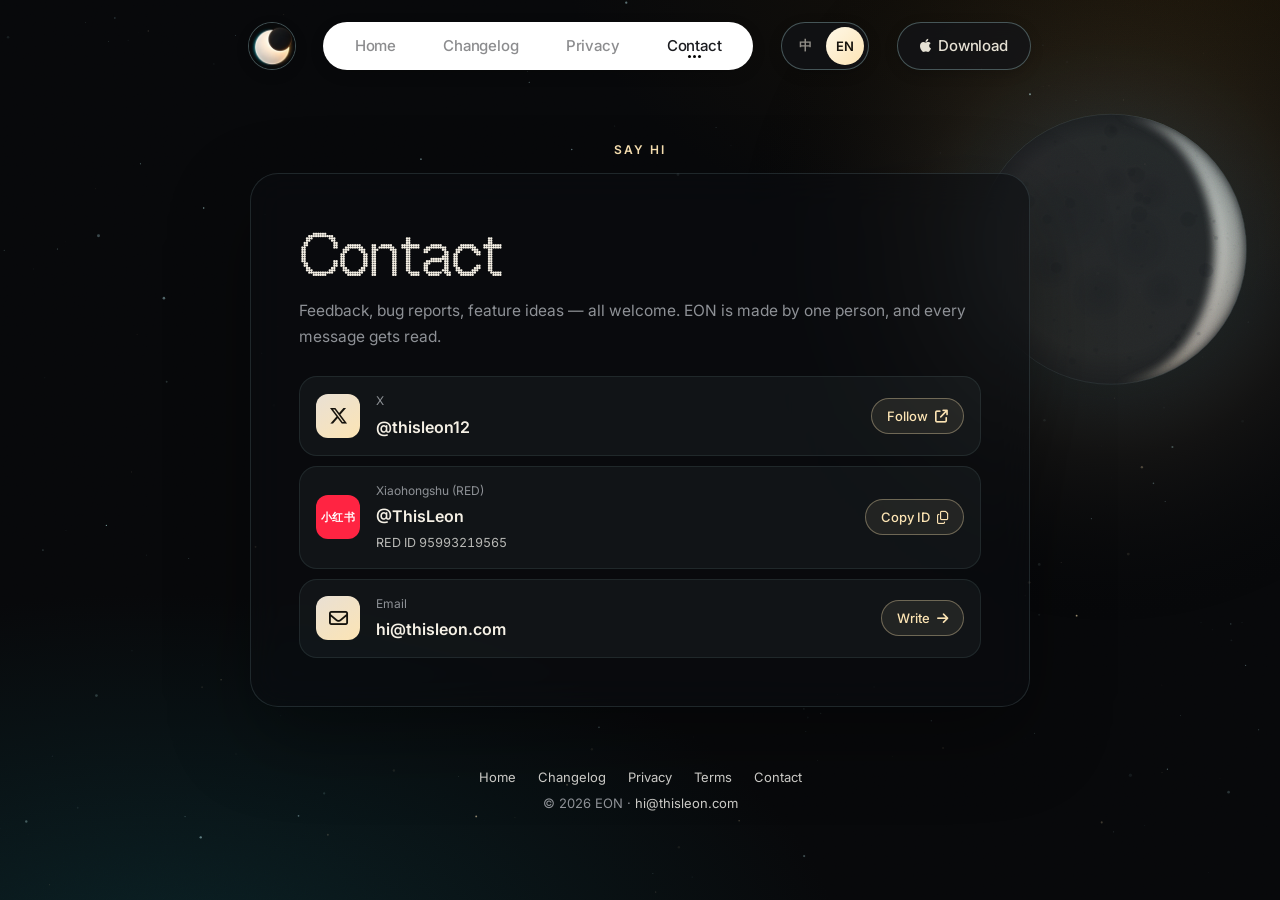
<file: contact.html>
<!DOCTYPE html>
<html lang="en" data-lang="en">
<head>
  <meta charset="UTF-8" />
  <meta name="viewport" content="width=device-width, initial-scale=1, viewport-fit=cover" />
  <title>EON — Contact</title>
  <meta name="description" content="EON tracks your subscriptions, reminds you before renewals and shows where your money goes. Free, private, on iPhone, iPad and Mac." />
  <script>
    (function () {
      var l;
      try { l = localStorage.getItem("eon-lang"); } catch (e) {}
      if (l !== "zh" && l !== "en") l = (navigator.language || "en").toLowerCase().indexOf("zh") === 0 ? "zh" : "en";
      var h = document.documentElement;
      h.setAttribute("data-lang", l);
      h.setAttribute("lang", l === "zh" ? "zh-Hans" : "en");
      h.dataset.titleEn = "EON — Contact";
      h.dataset.titleZh = "EON —— 联系我";
      document.title = l === "zh" ? h.dataset.titleZh : h.dataset.titleEn;
    })();
  </script>
  <link rel="preconnect" href="https://fonts.googleapis.com" />
  <link rel="preconnect" href="https://fonts.gstatic.com" crossorigin />
  <link href="https://fonts.googleapis.com/css2?family=Inter:wght@400;500;600&display=swap" rel="stylesheet" />
  <link href="https://db.onlinewebfonts.com/c/8cb707a9b8a73f8a7403336b861c3074?family=BubbledotICG-FinePos" rel="stylesheet" />
  <link rel="stylesheet" href="https://cdnjs.cloudflare.com/ajax/libs/font-awesome/6.5.2/css/all.min.css" integrity="sha512-SnH5WK+bZxgPHs44uWIX+LLJAJ9/2PkPKZ5QiAj6Ta86w+fsb2TkcmfRyVX3pBnMFcV7oQPJkl9QevSCWr3W6A==" crossorigin="anonymous" referrerpolicy="no-referrer" />
  <link rel="icon" href="assets/favicon.png" type="image/png" />
  <link rel="apple-touch-icon" href="icon.png" />
  <link rel="stylesheet" href="styles.css" />
</head>
<body class="doc-page">
  <!-- Night sky + a moon that slowly walks through its phases (drawn in main.js). -->
  <div class="bg" aria-hidden="true">
    <canvas class="sky" data-moon="corner"></canvas>
    <div class="bg-grain"></div>
  </div>

  <div class="page">
    <header class="header">
      <a class="logo" href="index.html" aria-label="EON">
        <img src="assets/logo.webp" alt="" width="52" height="52" />
      </a>

      <nav class="nav" aria-label="Primary">
        <a class="nav-link" href="index.html"><span class="en">Home</span><span class="zh">首页</span></a>
        <a class="nav-link" href="changelog.html"><span class="en">Changelog</span><span class="zh">更新日志</span></a>
        <a class="nav-link" href="privacy.html"><span class="en">Privacy</span><span class="zh">隐私</span></a>
        <a class="nav-link is-active" aria-current="page" href="contact.html"><span class="en">Contact</span><span class="zh">联系</span></a>
      </nav>

      <div class="lang" role="group" aria-label="Language / 语言">
        <button type="button" data-l="zh" lang="zh-Hans">中</button>
        <button type="button" data-l="en" lang="en">EN</button>
      </div>

      <a class="sign-in" href="https://apps.apple.com/app/id6771706897" data-href-en="https://apps.apple.com/app/id6771706897" data-href-zh="https://apps.apple.com/cn/app/id6771706897" target="_blank" rel="noopener"><i class="fa-brands fa-apple" aria-hidden="true"></i> <span class="en">Download</span><span class="zh">下载</span></a>

      <button class="burger" type="button" aria-label="Menu" aria-expanded="false" aria-controls="mobile-menu">
        <span></span><span></span><span></span>
      </button>
    </header>

    <div class="menu-overlay" hidden></div>
    <nav class="mobile-menu" id="mobile-menu" aria-label="Mobile" hidden>
      <a class="mobile-link" href="index.html" style="--i: 0"><span class="en">Home</span><span class="zh">首页</span></a>
      <a class="mobile-link" href="changelog.html" style="--i: 1"><span class="en">Changelog</span><span class="zh">更新日志</span></a>
      <a class="mobile-link" href="privacy.html" style="--i: 2"><span class="en">Privacy</span><span class="zh">隐私</span></a>
      <a class="mobile-link is-active" aria-current="page" href="contact.html" style="--i: 3"><span class="en">Contact</span><span class="zh">联系</span></a>
      <a class="mobile-sign-in" href="https://apps.apple.com/app/id6771706897" data-href-en="https://apps.apple.com/app/id6771706897" data-href-zh="https://apps.apple.com/cn/app/id6771706897" target="_blank" rel="noopener" style="--i: 4"><i class="fa-brands fa-apple" aria-hidden="true"></i> <span class="en">Download on the App Store</span><span class="zh">在 App Store 下载</span></a>
    </nav>

    <main class="doc-main">
      <p class="kicker anim" style="--d: 0.05s"><span class="en">Say hi</span><span class="zh">打个招呼</span></p>
      <article class="doc anim" style="--d: 0.15s">
        <h1><span class="en">Contact</span><span class="zh">联系我</span></h1>
        <p class="muted"><span class="en">Feedback, bug reports, feature ideas — all welcome. EON is made by one person, and every message gets read.</span><span class="zh">反馈、Bug、功能想法都欢迎。EON 由一个人独立开发，每条消息都会看。</span></p>
        <ul class="contact-list">
        <li class="contact-row">
          <span class="contact-icon contact-x"><i class="fa-brands fa-x-twitter" aria-hidden="true"></i></span>
          <span class="contact-text">
            <span class="contact-label">X</span>
            <span class="contact-handle">@thisleon12</span>
          </span>
          <a class="contact-action" href="https://x.com/thisleon12" target="_blank" rel="noopener"><span class="en">Follow</span><span class="zh">关注</span> <i class="fa-solid fa-arrow-up-right-from-square" aria-hidden="true"></i></a>
        </li>
        <li class="contact-row">
          <span class="contact-icon contact-xhs"><span class="xhs-mark" aria-hidden="true">小红书</span></span>
          <span class="contact-text">
            <span class="contact-label"><span class="en">Xiaohongshu (RED)</span><span class="zh">小红书</span></span>
            <span class="contact-handle">@ThisLeon <span class="contact-sub"><span class="en">RED ID</span><span class="zh">小红书号</span> 95993219565</span></span>
          </span>
          <button class="contact-action" type="button" data-copy="95993219565"><span class="en">Copy ID</span><span class="zh">复制号码</span> <i class="fa-regular fa-copy" aria-hidden="true"></i></button>
        </li>
        <li class="contact-row">
          <span class="contact-icon contact-mail"><i class="fa-regular fa-envelope" aria-hidden="true"></i></span>
          <span class="contact-text">
            <span class="contact-label"><span class="en">Email</span><span class="zh">邮箱</span></span>
            <span class="contact-handle">hi@thisleon.com</span>
          </span>
          <a class="contact-action" href="mailto:hi@thisleon.com"><span class="en">Write</span><span class="zh">写信</span> <i class="fa-solid fa-arrow-right" aria-hidden="true"></i></a>
        </li>
        </ul>
      </article>
    </main>

    <footer class="doc-footer">
      <div class="doc-footer-links">
        <a href="index.html"><span class="en">Home</span><span class="zh">首页</span></a>
        <a href="changelog.html"><span class="en">Changelog</span><span class="zh">更新日志</span></a>
        <a href="privacy.html"><span class="en">Privacy</span><span class="zh">隐私政策</span></a>
        <a href="terms.html"><span class="en">Terms</span><span class="zh">使用条款</span></a>
        <a href="contact.html"><span class="en">Contact</span><span class="zh">联系</span></a>
      </div>
      <p>© 2026 EON · <a href="mailto:hi@thisleon.com">hi@thisleon.com</a></p>
    </footer>
  </div>

  <script src="main.js"></script>
</body>
</html>
</file>
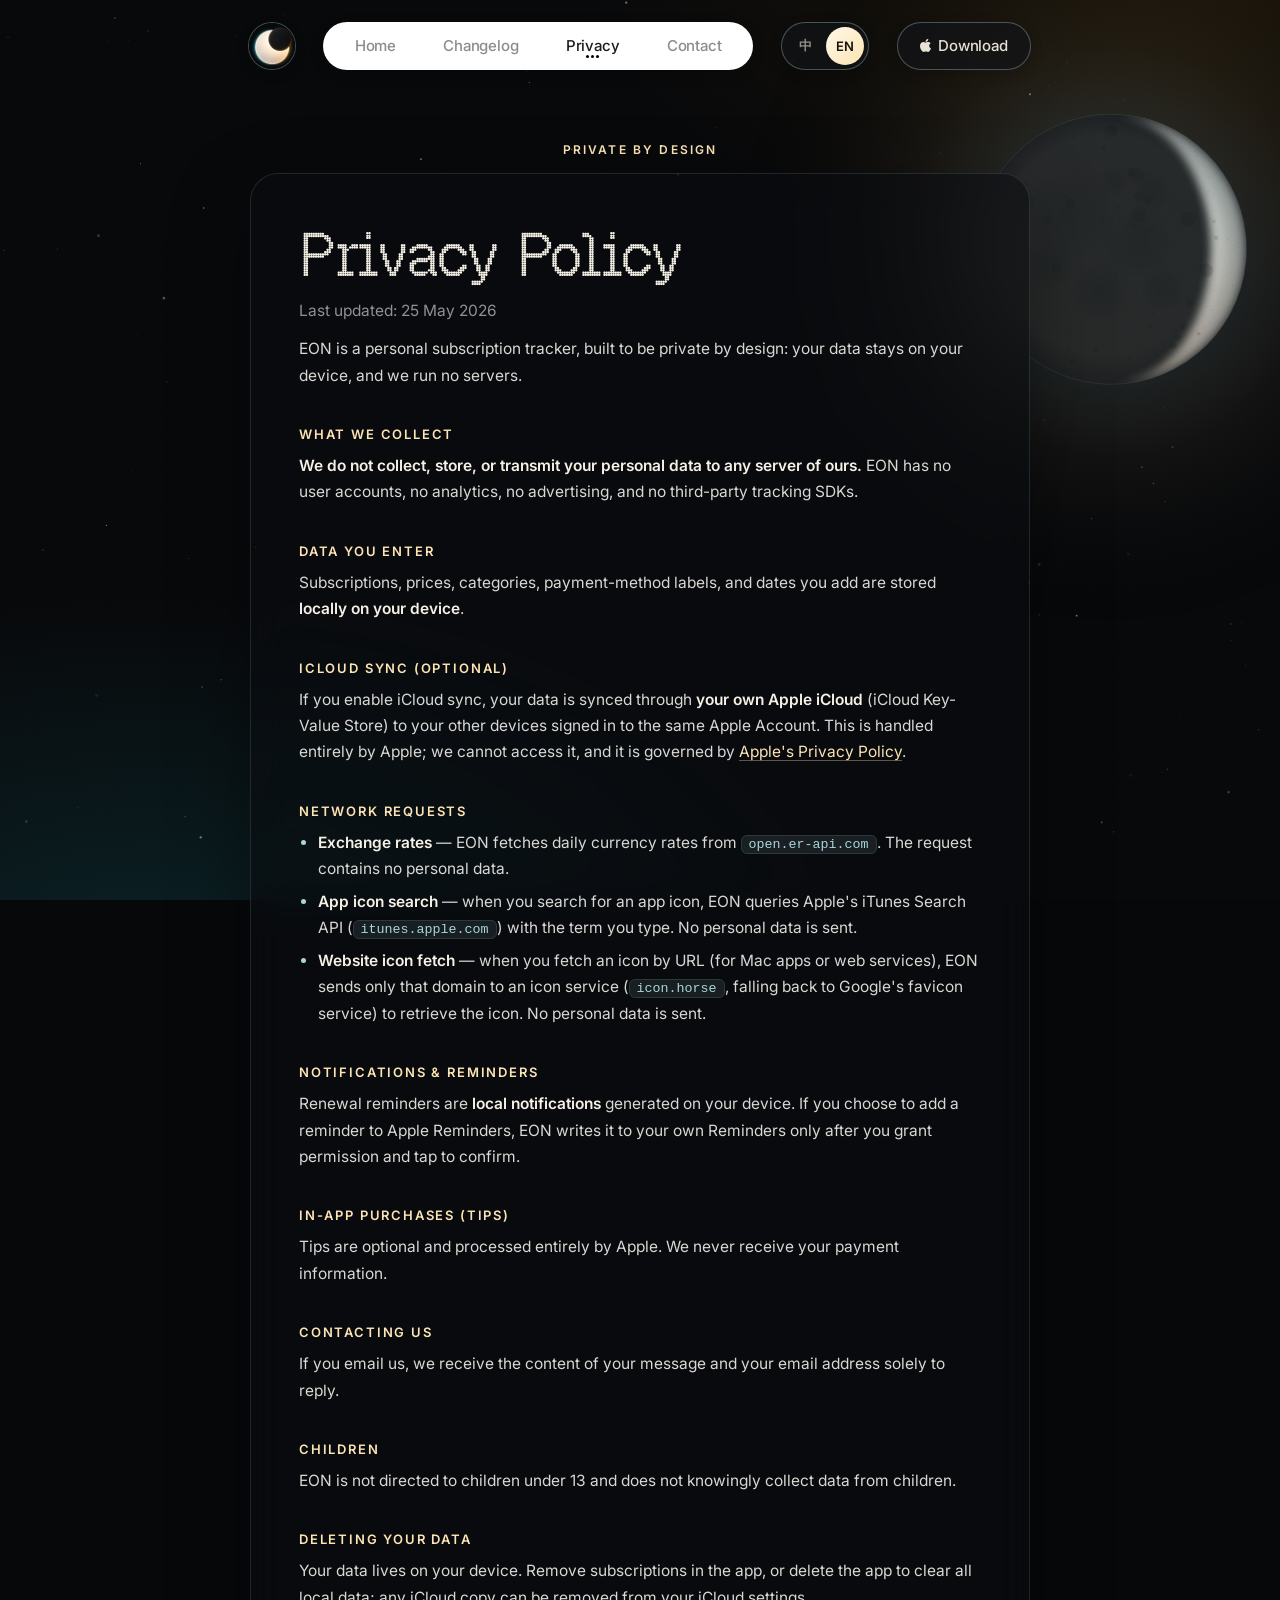
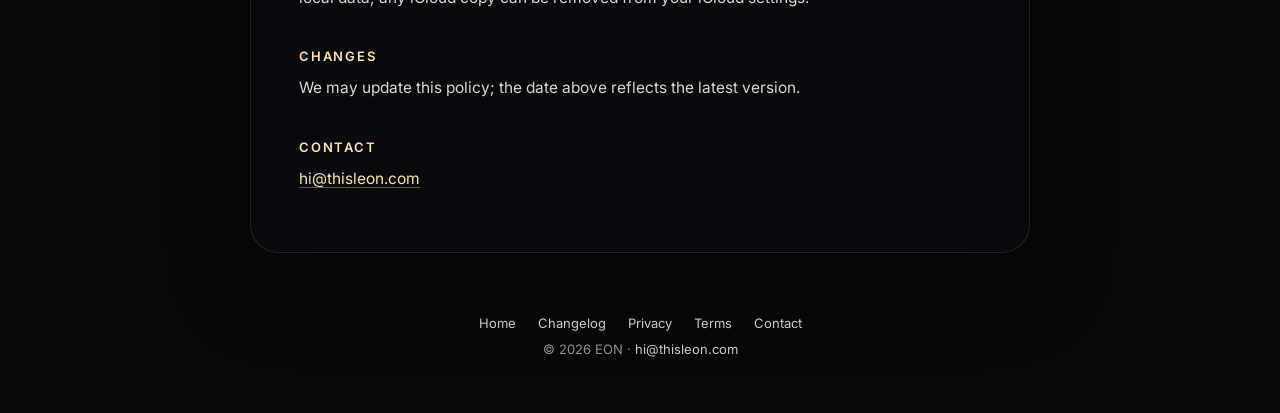
<file: privacy.html>
<!DOCTYPE html>
<html lang="en" data-lang="en">
<head>
  <meta charset="UTF-8" />
  <meta name="viewport" content="width=device-width, initial-scale=1, viewport-fit=cover" />
  <title>EON — Privacy Policy</title>
  <meta name="description" content="EON tracks your subscriptions, reminds you before renewals and shows where your money goes. Free, private, on iPhone, iPad and Mac." />
  <script>
    (function () {
      var l;
      try { l = localStorage.getItem("eon-lang"); } catch (e) {}
      if (l !== "zh" && l !== "en") l = (navigator.language || "en").toLowerCase().indexOf("zh") === 0 ? "zh" : "en";
      var h = document.documentElement;
      h.setAttribute("data-lang", l);
      h.setAttribute("lang", l === "zh" ? "zh-Hans" : "en");
      h.dataset.titleEn = "EON — Privacy Policy";
      h.dataset.titleZh = "EON —— 隐私政策";
      document.title = l === "zh" ? h.dataset.titleZh : h.dataset.titleEn;
    })();
  </script>
  <link rel="preconnect" href="https://fonts.googleapis.com" />
  <link rel="preconnect" href="https://fonts.gstatic.com" crossorigin />
  <link href="https://fonts.googleapis.com/css2?family=Inter:wght@400;500;600&display=swap" rel="stylesheet" />
  <link href="https://db.onlinewebfonts.com/c/8cb707a9b8a73f8a7403336b861c3074?family=BubbledotICG-FinePos" rel="stylesheet" />
  <link rel="stylesheet" href="https://cdnjs.cloudflare.com/ajax/libs/font-awesome/6.5.2/css/all.min.css" integrity="sha512-SnH5WK+bZxgPHs44uWIX+LLJAJ9/2PkPKZ5QiAj6Ta86w+fsb2TkcmfRyVX3pBnMFcV7oQPJkl9QevSCWr3W6A==" crossorigin="anonymous" referrerpolicy="no-referrer" />
  <link rel="icon" href="assets/favicon.png" type="image/png" />
  <link rel="apple-touch-icon" href="icon.png" />
  <link rel="stylesheet" href="styles.css" />
</head>
<body class="doc-page">
  <!-- Night sky + a moon that slowly walks through its phases (drawn in main.js). -->
  <div class="bg" aria-hidden="true">
    <canvas class="sky" data-moon="corner"></canvas>
    <div class="bg-grain"></div>
  </div>

  <div class="page">
    <header class="header">
      <a class="logo" href="index.html" aria-label="EON">
        <img src="assets/logo.webp" alt="" width="52" height="52" />
      </a>

      <nav class="nav" aria-label="Primary">
        <a class="nav-link" href="index.html"><span class="en">Home</span><span class="zh">首页</span></a>
        <a class="nav-link" href="changelog.html"><span class="en">Changelog</span><span class="zh">更新日志</span></a>
        <a class="nav-link is-active" aria-current="page" href="privacy.html"><span class="en">Privacy</span><span class="zh">隐私</span></a>
        <a class="nav-link" href="contact.html"><span class="en">Contact</span><span class="zh">联系</span></a>
      </nav>

      <div class="lang" role="group" aria-label="Language / 语言">
        <button type="button" data-l="zh" lang="zh-Hans">中</button>
        <button type="button" data-l="en" lang="en">EN</button>
      </div>

      <a class="sign-in" href="https://apps.apple.com/app/id6771706897" data-href-en="https://apps.apple.com/app/id6771706897" data-href-zh="https://apps.apple.com/cn/app/id6771706897" target="_blank" rel="noopener"><i class="fa-brands fa-apple" aria-hidden="true"></i> <span class="en">Download</span><span class="zh">下载</span></a>

      <button class="burger" type="button" aria-label="Menu" aria-expanded="false" aria-controls="mobile-menu">
        <span></span><span></span><span></span>
      </button>
    </header>

    <div class="menu-overlay" hidden></div>
    <nav class="mobile-menu" id="mobile-menu" aria-label="Mobile" hidden>
      <a class="mobile-link" href="index.html" style="--i: 0"><span class="en">Home</span><span class="zh">首页</span></a>
      <a class="mobile-link" href="changelog.html" style="--i: 1"><span class="en">Changelog</span><span class="zh">更新日志</span></a>
      <a class="mobile-link is-active" aria-current="page" href="privacy.html" style="--i: 2"><span class="en">Privacy</span><span class="zh">隐私</span></a>
      <a class="mobile-link" href="contact.html" style="--i: 3"><span class="en">Contact</span><span class="zh">联系</span></a>
      <a class="mobile-sign-in" href="https://apps.apple.com/app/id6771706897" data-href-en="https://apps.apple.com/app/id6771706897" data-href-zh="https://apps.apple.com/cn/app/id6771706897" target="_blank" rel="noopener" style="--i: 4"><i class="fa-brands fa-apple" aria-hidden="true"></i> <span class="en">Download on the App Store</span><span class="zh">在 App Store 下载</span></a>
    </nav>

    <main class="doc-main">
      <p class="kicker anim" style="--d: 0.05s"><span class="en">Private by design</span><span class="zh">隐私优先</span></p>
      <article class="doc anim" style="--d: 0.15s">
    <!-- English -->
    <div class="en">
      <h1>Privacy Policy</h1>
      <p class="muted">Last updated: 25 May 2026</p>
      <p>EON is a personal subscription tracker, built to be private by design: your data stays on your device, and we run no servers.</p>
      <h2>What we collect</h2>
      <p><strong>We do not collect, store, or transmit your personal data to any server of ours.</strong> EON has no user accounts, no analytics, no advertising, and no third-party tracking SDKs.</p>
      <h2>Data you enter</h2>
      <p>Subscriptions, prices, categories, payment-method labels, and dates you add are stored <strong>locally on your device</strong>.</p>
      <h2>iCloud sync (optional)</h2>
      <p>If you enable iCloud sync, your data is synced through <strong>your own Apple iCloud</strong> (iCloud Key-Value Store) to your other devices signed in to the same Apple Account. This is handled entirely by Apple; we cannot access it, and it is governed by <a href="https://www.apple.com/legal/privacy/">Apple's Privacy Policy</a>.</p>
      <h2>Network requests</h2>
      <ul>
        <li><strong>Exchange rates</strong> — EON fetches daily currency rates from <code>open.er-api.com</code>. The request contains no personal data.</li>
        <li><strong>App icon search</strong> — when you search for an app icon, EON queries Apple's iTunes Search API (<code>itunes.apple.com</code>) with the term you type. No personal data is sent.</li>
        <li><strong>Website icon fetch</strong> — when you fetch an icon by URL (for Mac apps or web services), EON sends only that domain to an icon service (<code>icon.horse</code>, falling back to Google's favicon service) to retrieve the icon. No personal data is sent.</li>
      </ul>
      <h2>Notifications &amp; Reminders</h2>
      <p>Renewal reminders are <strong>local notifications</strong> generated on your device. If you choose to add a reminder to Apple Reminders, EON writes it to your own Reminders only after you grant permission and tap to confirm.</p>
      <h2>In-app purchases (tips)</h2>
      <p>Tips are optional and processed entirely by Apple. We never receive your payment information.</p>
      <h2>Contacting us</h2>
      <p>If you email us, we receive the content of your message and your email address solely to reply.</p>
      <h2>Children</h2>
      <p>EON is not directed to children under 13 and does not knowingly collect data from children.</p>
      <h2>Deleting your data</h2>
      <p>Your data lives on your device. Remove subscriptions in the app, or delete the app to clear all local data; any iCloud copy can be removed from your iCloud settings.</p>
      <h2>Changes</h2>
      <p>We may update this policy; the date above reflects the latest version.</p>
      <h2>Contact</h2>
      <p><a href="mailto:hi@thisleon.com">hi@thisleon.com</a></p>
    </div>

    <!-- 中文 -->
    <div class="zh">
      <h1>隐私政策</h1>
      <p class="muted">最后更新:2026 年 5 月 25 日</p>
      <p>EON 是一款个人订阅管理工具,从设计上就以隐私为先:你的数据保存在你自己的设备上,我们不运行任何服务器。</p>
      <h2>我们收集什么</h2>
      <p><strong>我们不会收集、存储或把你的个人数据上传到我们的任何服务器。</strong>EON 没有用户账号、没有统计分析、没有广告,也没有任何第三方追踪 SDK。</p>
      <h2>你录入的数据</h2>
      <p>你添加的订阅、价格、分类、支付方式名称、日期等信息,全部<strong>仅保存在你的设备本地</strong>。</p>
      <h2>iCloud 同步(可选)</h2>
      <p>若你开启 iCloud 同步,数据会通过<strong>你自己的 Apple iCloud</strong>(iCloud 键值存储)同步到登录同一 Apple 账户的其他设备。此过程完全由 Apple 处理,我们无法访问,并受 <a href="https://www.apple.com/legal/privacy/">Apple 隐私政策</a>约束。</p>
      <h2>网络请求</h2>
      <ul>
        <li><strong>汇率</strong> —— EON 会从 <code>open.er-api.com</code> 获取每日汇率,请求中不包含任何个人数据。</li>
        <li><strong>App 图标搜索</strong> —— 当你搜索 App 图标时,EON 会用你输入的关键词调用 Apple 的 iTunes 搜索接口(<code>itunes.apple.com</code>),不发送任何个人数据。</li>
        <li><strong>网址取图标</strong> —— 当你通过网址获取图标时(用于 Mac 软件或网页服务),EON 只把该域名发给取图标服务(<code>icon.horse</code>,失败时回落到 Google 的 favicon 服务)以获取图标,不发送任何个人数据。</li>
      </ul>
      <h2>通知与提醒事项</h2>
      <p>续费提醒是在你设备本地生成的<strong>本地通知</strong>。若你选择把提醒加入"提醒事项",EON 只会在你授权并点击确认后,把它写入你自己的"提醒事项"。</p>
      <h2>App 内购买(打赏)</h2>
      <p>打赏完全可选,并全程由 Apple 处理,我们绝不会收到你的支付信息。</p>
      <h2>联系我们</h2>
      <p>若你发邮件反馈或寻求支持,我们会收到邮件内容与你的邮箱地址,仅用于回复你。</p>
      <h2>儿童</h2>
      <p>EON 不面向 13 岁以下儿童,也不会有意收集儿童的数据。</p>
      <h2>删除你的数据</h2>
      <p>你的数据保存在设备上。你可以在 App 内删除订阅,或卸载 App 以清除所有本地数据;iCloud 上的副本可在 iCloud 设置中移除。</p>
      <h2>变更</h2>
      <p>我们可能会更新本政策,上方日期为最新版本日期。</p>
      <h2>联系方式</h2>
      <p><a href="mailto:hi@thisleon.com">hi@thisleon.com</a></p>
    </div>
  </article>
    </main>

    <footer class="doc-footer">
      <div class="doc-footer-links">
        <a href="index.html"><span class="en">Home</span><span class="zh">首页</span></a>
        <a href="changelog.html"><span class="en">Changelog</span><span class="zh">更新日志</span></a>
        <a href="privacy.html"><span class="en">Privacy</span><span class="zh">隐私政策</span></a>
        <a href="terms.html"><span class="en">Terms</span><span class="zh">使用条款</span></a>
        <a href="contact.html"><span class="en">Contact</span><span class="zh">联系</span></a>
      </div>
      <p>© 2026 EON · <a href="mailto:hi@thisleon.com">hi@thisleon.com</a></p>
    </footer>
  </div>

  <script src="main.js"></script>
</body>
</html>
</file>
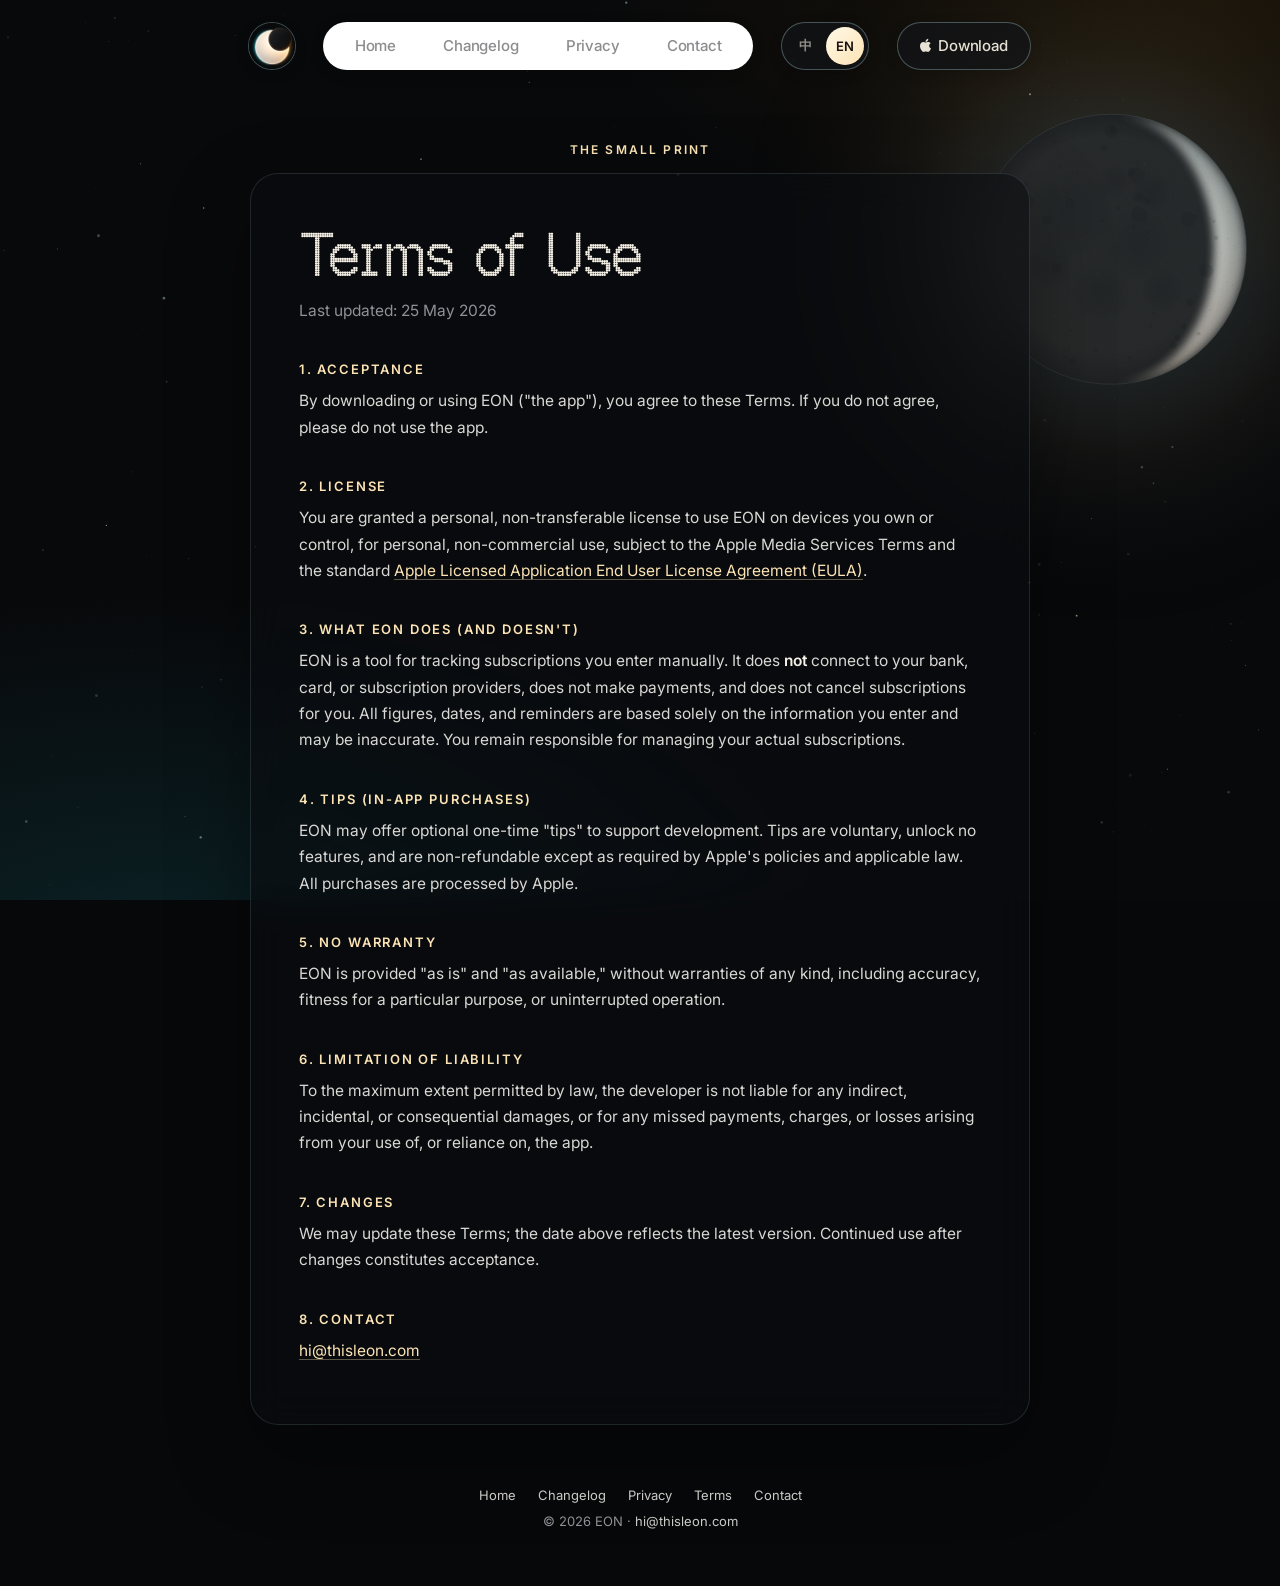
<file: terms.html>
<!DOCTYPE html>
<html lang="en" data-lang="en">
<head>
  <meta charset="UTF-8" />
  <meta name="viewport" content="width=device-width, initial-scale=1, viewport-fit=cover" />
  <title>EON — Terms of Use</title>
  <meta name="description" content="EON tracks your subscriptions, reminds you before renewals and shows where your money goes. Free, private, on iPhone, iPad and Mac." />
  <script>
    (function () {
      var l;
      try { l = localStorage.getItem("eon-lang"); } catch (e) {}
      if (l !== "zh" && l !== "en") l = (navigator.language || "en").toLowerCase().indexOf("zh") === 0 ? "zh" : "en";
      var h = document.documentElement;
      h.setAttribute("data-lang", l);
      h.setAttribute("lang", l === "zh" ? "zh-Hans" : "en");
      h.dataset.titleEn = "EON — Terms of Use";
      h.dataset.titleZh = "EON —— 使用条款";
      document.title = l === "zh" ? h.dataset.titleZh : h.dataset.titleEn;
    })();
  </script>
  <link rel="preconnect" href="https://fonts.googleapis.com" />
  <link rel="preconnect" href="https://fonts.gstatic.com" crossorigin />
  <link href="https://fonts.googleapis.com/css2?family=Inter:wght@400;500;600&display=swap" rel="stylesheet" />
  <link href="https://db.onlinewebfonts.com/c/8cb707a9b8a73f8a7403336b861c3074?family=BubbledotICG-FinePos" rel="stylesheet" />
  <link rel="stylesheet" href="https://cdnjs.cloudflare.com/ajax/libs/font-awesome/6.5.2/css/all.min.css" integrity="sha512-SnH5WK+bZxgPHs44uWIX+LLJAJ9/2PkPKZ5QiAj6Ta86w+fsb2TkcmfRyVX3pBnMFcV7oQPJkl9QevSCWr3W6A==" crossorigin="anonymous" referrerpolicy="no-referrer" />
  <link rel="icon" href="assets/favicon.png" type="image/png" />
  <link rel="apple-touch-icon" href="icon.png" />
  <link rel="stylesheet" href="styles.css" />
</head>
<body class="doc-page">
  <!-- Night sky + a moon that slowly walks through its phases (drawn in main.js). -->
  <div class="bg" aria-hidden="true">
    <canvas class="sky" data-moon="corner"></canvas>
    <div class="bg-grain"></div>
  </div>

  <div class="page">
    <header class="header">
      <a class="logo" href="index.html" aria-label="EON">
        <img src="assets/logo.webp" alt="" width="52" height="52" />
      </a>

      <nav class="nav" aria-label="Primary">
        <a class="nav-link" href="index.html"><span class="en">Home</span><span class="zh">首页</span></a>
        <a class="nav-link" href="changelog.html"><span class="en">Changelog</span><span class="zh">更新日志</span></a>
        <a class="nav-link" href="privacy.html"><span class="en">Privacy</span><span class="zh">隐私</span></a>
        <a class="nav-link" href="contact.html"><span class="en">Contact</span><span class="zh">联系</span></a>
      </nav>

      <div class="lang" role="group" aria-label="Language / 语言">
        <button type="button" data-l="zh" lang="zh-Hans">中</button>
        <button type="button" data-l="en" lang="en">EN</button>
      </div>

      <a class="sign-in" href="https://apps.apple.com/app/id6771706897" data-href-en="https://apps.apple.com/app/id6771706897" data-href-zh="https://apps.apple.com/cn/app/id6771706897" target="_blank" rel="noopener"><i class="fa-brands fa-apple" aria-hidden="true"></i> <span class="en">Download</span><span class="zh">下载</span></a>

      <button class="burger" type="button" aria-label="Menu" aria-expanded="false" aria-controls="mobile-menu">
        <span></span><span></span><span></span>
      </button>
    </header>

    <div class="menu-overlay" hidden></div>
    <nav class="mobile-menu" id="mobile-menu" aria-label="Mobile" hidden>
      <a class="mobile-link" href="index.html" style="--i: 0"><span class="en">Home</span><span class="zh">首页</span></a>
      <a class="mobile-link" href="changelog.html" style="--i: 1"><span class="en">Changelog</span><span class="zh">更新日志</span></a>
      <a class="mobile-link" href="privacy.html" style="--i: 2"><span class="en">Privacy</span><span class="zh">隐私</span></a>
      <a class="mobile-link" href="contact.html" style="--i: 3"><span class="en">Contact</span><span class="zh">联系</span></a>
      <a class="mobile-sign-in" href="https://apps.apple.com/app/id6771706897" data-href-en="https://apps.apple.com/app/id6771706897" data-href-zh="https://apps.apple.com/cn/app/id6771706897" target="_blank" rel="noopener" style="--i: 4"><i class="fa-brands fa-apple" aria-hidden="true"></i> <span class="en">Download on the App Store</span><span class="zh">在 App Store 下载</span></a>
    </nav>

    <main class="doc-main">
      <p class="kicker anim" style="--d: 0.05s"><span class="en">The small print</span><span class="zh">使用条款</span></p>
      <article class="doc anim" style="--d: 0.15s">
    <!-- English -->
    <div class="en">
      <h1>Terms of Use</h1>
      <p class="muted">Last updated: 25 May 2026</p>
      <h2>1. Acceptance</h2>
      <p>By downloading or using EON ("the app"), you agree to these Terms. If you do not agree, please do not use the app.</p>
      <h2>2. License</h2>
      <p>You are granted a personal, non-transferable license to use EON on devices you own or control, for personal, non-commercial use, subject to the Apple Media Services Terms and the standard <a href="https://www.apple.com/legal/internet-services/itunes/dev/stdeula/">Apple Licensed Application End User License Agreement (EULA)</a>.</p>
      <h2>3. What EON does (and doesn't)</h2>
      <p>EON is a tool for tracking subscriptions you enter manually. It does <strong>not</strong> connect to your bank, card, or subscription providers, does not make payments, and does not cancel subscriptions for you. All figures, dates, and reminders are based solely on the information you enter and may be inaccurate. You remain responsible for managing your actual subscriptions.</p>
      <h2>4. Tips (in-app purchases)</h2>
      <p>EON may offer optional one-time "tips" to support development. Tips are voluntary, unlock no features, and are non-refundable except as required by Apple's policies and applicable law. All purchases are processed by Apple.</p>
      <h2>5. No warranty</h2>
      <p>EON is provided "as is" and "as available," without warranties of any kind, including accuracy, fitness for a particular purpose, or uninterrupted operation.</p>
      <h2>6. Limitation of liability</h2>
      <p>To the maximum extent permitted by law, the developer is not liable for any indirect, incidental, or consequential damages, or for any missed payments, charges, or losses arising from your use of, or reliance on, the app.</p>
      <h2>7. Changes</h2>
      <p>We may update these Terms; the date above reflects the latest version. Continued use after changes constitutes acceptance.</p>
      <h2>8. Contact</h2>
      <p><a href="mailto:hi@thisleon.com">hi@thisleon.com</a></p>
    </div>

    <!-- 中文 -->
    <div class="zh">
      <h1>使用条款</h1>
      <p class="muted">最后更新:2026 年 5 月 25 日</p>
      <h2>1. 接受条款</h2>
      <p>下载或使用 EON("本应用")即表示你同意本条款。若不同意,请勿使用本应用。</p>
      <h2>2. 许可</h2>
      <p>我们授予你在自有或受控设备上、出于个人非商业目的使用 EON 的个人、不可转让许可,并受 Apple 媒体服务条款以及标准的 <a href="https://www.apple.com/legal/internet-services/itunes/dev/stdeula/">Apple 授权应用最终用户许可协议(EULA)</a>约束。</p>
      <h2>3. EON 能做什么、不能做什么</h2>
      <p>EON 是用于管理你<strong>手动录入</strong>的订阅的工具。它<strong>不会</strong>连接你的银行、银行卡或订阅服务商,不代为付款,也不代为取消订阅。所有金额、日期与提醒都仅基于你录入的信息,可能并不准确。管理你实际订阅的责任仍在你本人。</p>
      <h2>4. 打赏(App 内购买)</h2>
      <p>EON 可能提供可选的一次性"打赏"以支持开发。打赏完全自愿、不解锁任何功能,且除 Apple 政策及适用法律要求外不可退款。所有购买均由 Apple 处理。</p>
      <h2>5. 不作保证</h2>
      <p>EON 按"现状"与"现有"提供,不作任何形式的保证,包括准确性、特定用途适用性或不间断运行。</p>
      <h2>6. 责任限制</h2>
      <p>在法律允许的最大范围内,开发者不对任何间接、偶发或后果性损害,或因你使用、依赖本应用而产生的任何漏缴、扣费或损失承担责任。</p>
      <h2>7. 变更</h2>
      <p>我们可能更新本条款,上方日期为最新版本日期。变更后继续使用即视为接受。</p>
      <h2>8. 联系方式</h2>
      <p><a href="mailto:hi@thisleon.com">hi@thisleon.com</a></p>
    </div>
  </article>
    </main>

    <footer class="doc-footer">
      <div class="doc-footer-links">
        <a href="index.html"><span class="en">Home</span><span class="zh">首页</span></a>
        <a href="changelog.html"><span class="en">Changelog</span><span class="zh">更新日志</span></a>
        <a href="privacy.html"><span class="en">Privacy</span><span class="zh">隐私政策</span></a>
        <a href="terms.html"><span class="en">Terms</span><span class="zh">使用条款</span></a>
        <a href="contact.html"><span class="en">Contact</span><span class="zh">联系</span></a>
      </div>
      <p>© 2026 EON · <a href="mailto:hi@thisleon.com">hi@thisleon.com</a></p>
    </footer>
  </div>

  <script src="main.js"></script>
</body>
</html>
</file>
<file: styles.css>
@font-face {
  font-family: "Geist Pixel Circle";
  src: url("fonts/GeistPixel-Circle.woff2") format("woff2");
  font-weight: 400;
  font-style: normal;
  font-display: swap;
}

:root {
  /* Moon-phase palette — taken from the 1.2 icon: near-black sky, a warm ivory moon,
     teal light on its left edge and amber on its right. */
  --bg: #07080a;
  --text: #f6f1e6;
  --muted: #8e9196;
  --moon-gold: #fce4b4;
  --moon-teal: #a9d6da;
  --nav-text: #1b1c20;
  --pill-dark: rgba(18, 20, 24, 0.72);
  --sign-in-text: #e6e1d4;
  --nav-shadow: 0 4px 14px rgba(0, 0, 0, 0.16);
  --trust-bg: rgba(18, 20, 24, 0.72);
  --trust-border: rgba(170, 212, 216, 0.35);
  --trust-text: #d9d8d4;
  --font-sans: "Inter", "Segoe UI", system-ui, sans-serif;
  --font-display: "BubbledotICG-FinePos", "Geist Pixel Circle", monospace;
  --ease-out: cubic-bezier(0.22, 1, 0.36, 1);
}

*,
*::before,
*::after {
  box-sizing: border-box;
}

html,
body {
  margin: 0;
  padding: 0;
}

body {
  background: var(--bg);
  color: var(--text);
  font-family: var(--font-sans);
  height: 100vh;
  height: 100dvh;
  overflow: hidden;
  -webkit-font-smoothing: antialiased;
  -moz-osx-font-smoothing: grayscale;
  text-rendering: optimizeLegibility;
}

a {
  color: inherit;
  text-decoration: none;
}

button {
  font: inherit;
}

/* ---------- Background video ---------- */

.bg {
  position: absolute;
  inset: 0;
  overflow: hidden;
  background:
    radial-gradient(90% 70% at 12% 108%, #0a2125 0%, transparent 60%),
    radial-gradient(80% 60% at 96% -6%, #1b1408 0%, transparent 65%),
    var(--bg);
}

.sky {
  position: absolute;
  inset: 0;
  width: 100%;
  height: 100%;
  display: block;
  pointer-events: none;
  z-index: 0;
}

/* Fine film grain so the gradients don't band. */
.bg-grain {
  position: absolute;
  inset: 0;
  pointer-events: none;
  opacity: 0.12;
  mix-blend-mode: overlay;
  background-image: url("data:image/svg+xml;utf8,<svg xmlns='http://www.w3.org/2000/svg' width='160' height='160'><filter id='n'><feTurbulence type='fractalNoise' baseFrequency='0.9' numOctaves='2' stitchTiles='stitch'/></filter><rect width='100%' height='100%' filter='url(%23n)'/></svg>");
}

/* ---------- Page ---------- */

.page {
  position: relative;
  display: flex;
  flex-direction: column;
  align-items: center;
  height: 100vh;
  height: 100dvh;
  padding: clamp(16px, 2.4vh, 28px) clamp(14px, 3vw, 32px);
  overflow: hidden;
}

.header,
.hero,
.stats,
.mobile-menu {
  position: relative;
  z-index: 1;
}

/* ---------- Header ---------- */

.header {
  flex-shrink: 0;
  display: flex;
  align-items: center;
  justify-content: center;
  gap: clamp(18px, 2.8vw, 28px);
  width: 100%;
  max-width: 820px;
  animation: slideDown 0.7s var(--ease-out) both;
}

/* Keep the burger (now the close X) above the menu overlay. */
.page .header {
  z-index: 3;
}

.logo {
  flex-shrink: 0;
  display: grid;
  place-items: center;
  width: clamp(40px, 4.4vw, 46px);
  height: clamp(40px, 4.4vw, 46px);
  border-radius: 50%;
  background: #08090c;
  overflow: hidden;
  box-shadow: 0 0 0 1px var(--trust-border), var(--nav-shadow);
  transition: transform 0.3s var(--ease-out);
}

.logo:hover {
  transform: scale(1.04);
}

.logo img {
  display: block;
  width: 100%;
  height: 100%;
  object-fit: cover;
}

.nav {
  flex: 1;
  max-width: 430px;
  height: clamp(44px, 5.2vw, 48px);
  display: flex;
  align-items: center;
  justify-content: space-around;
  padding: 4px 8px;
  border-radius: 999px;
  background: #fff;
  box-shadow: var(--nav-shadow);
}

.nav-link {
  position: relative;
  padding: 8px 10px;
  font-family: var(--font-sans);
  font-weight: 500;
  font-size: clamp(13px, 1.4vw, 15px);
  letter-spacing: -0.01em;
  color: var(--nav-text);
  opacity: 0.5;
  white-space: nowrap;
  transition: opacity 0.25s ease;
}

.nav-link:hover {
  opacity: 0.75;
}

.nav-link.is-active {
  opacity: 1;
}

.nav-link.is-active::after,
.mobile-link.is-active::after {
  content: "";
  position: absolute;
  left: 50%;
  bottom: 5px;
  width: 3px;
  height: 3px;
  margin-left: -1.5px;
  border-radius: 50%;
  background: #000;
  box-shadow: -5px 0 0 #000, 5px 0 0 #000;
}

.sign-in {
  flex-shrink: 0;
  display: inline-flex;
  align-items: center;
  height: clamp(44px, 5.2vw, 48px);
  padding: 0 clamp(18px, 2.2vw, 22px);
  border-radius: 999px;
  gap: 7px;
  background: var(--pill-dark);
  border: 1px solid var(--trust-border);
  -webkit-backdrop-filter: blur(10px);
  backdrop-filter: blur(10px);
  color: var(--sign-in-text);
  font-weight: 500;
  font-size: clamp(13px, 1.4vw, 15px);
  letter-spacing: -0.01em;
  box-shadow: var(--nav-shadow);
  transition: background 0.25s ease, color 0.25s ease, transform 0.25s var(--ease-out);
}

.sign-in:hover {
  background: rgba(30, 33, 38, 0.85);
  color: #fff;
  transform: translateY(-1px);
}

/* Burger (mobile only) */

.burger {
  display: none;
  position: relative;
  width: 48px;
  height: 48px;
  border: 0;
  border-radius: 50%;
  background: var(--pill-dark);
  border: 1px solid var(--trust-border);
  -webkit-backdrop-filter: blur(10px);
  backdrop-filter: blur(10px);
  box-shadow: var(--nav-shadow);
  cursor: pointer;
  transition: background 0.3s ease;
}

.burger span {
  position: absolute;
  left: 50%;
  top: 50%;
  width: 18px;
  height: 1.5px;
  margin: -0.75px 0 0 -9px;
  border-radius: 2px;
  background: #fff;
  transition: transform 0.35s var(--ease-out), opacity 0.2s ease, background 0.3s ease;
}

.burger span:nth-child(1) {
  transform: translateY(-6.5px);
}

.burger span:nth-child(3) {
  transform: translateY(6.5px);
}

.burger[aria-expanded="true"] {
  background: #fff;
}

.burger[aria-expanded="true"] span {
  background: #000;
}

.burger[aria-expanded="true"] span:nth-child(1) {
  transform: translateY(0) rotate(45deg);
}

.burger[aria-expanded="true"] span:nth-child(2) {
  opacity: 0;
}

.burger[aria-expanded="true"] span:nth-child(3) {
  transform: translateY(0) rotate(-45deg);
}

/* Mobile menu */

.menu-overlay {
  position: fixed;
  inset: 0;
  z-index: 1;
  background: rgba(7, 8, 10, 0.62);
  -webkit-backdrop-filter: blur(6px);
  backdrop-filter: blur(6px);
  animation: overlayIn 0.28s ease both;
}

.mobile-menu {
  position: fixed;
  z-index: 2;
  top: calc(clamp(16px, 2.4vh, 28px) + 60px);
  left: 50%;
  width: min(360px, calc(100% - 28px));
  transform: translateX(-50%);
  display: flex;
  flex-direction: column;
  gap: 4px;
  padding: 22px 18px 20px;
  border-radius: 28px;
  background: #fff;
  box-shadow: 0 20px 60px rgba(0, 0, 0, 0.45);
  animation: menuIn 0.38s var(--ease-out) both;
}

.menu-overlay[hidden],
.mobile-menu[hidden] {
  display: none;
}

.mobile-link {
  position: relative;
  display: block;
  padding: 12px 8px 16px;
  text-align: center;
  font-weight: 500;
  font-size: 17px;
  letter-spacing: -0.01em;
  color: var(--nav-text);
  opacity: 0.55;
  animation: linkIn 0.45s var(--ease-out) both;
  animation-delay: calc(0.06s + var(--i) * 0.05s);
}

.mobile-link.is-active {
  opacity: 1;
}

.mobile-link.is-active::after {
  bottom: 8px;
}

.mobile-sign-in {
  display: block;
  margin-top: 10px;
  padding: 14px;
  border-radius: 999px;
  background: #141519;
  color: var(--sign-in-text);
  text-align: center;
  font-weight: 500;
  font-size: 16px;
  animation: linkIn 0.45s var(--ease-out) both;
  animation-delay: calc(0.06s + var(--i) * 0.05s);
}

/* ---------- Hero ---------- */

.hero {
  flex: 1;
  display: flex;
  flex-direction: column;
  align-items: center;
  justify-content: center;
  width: 100%;
  max-width: 900px;
  text-align: center;
  min-height: 0;
}

.trust {
  --trust-size: clamp(36px, 4.5vw, 42px);
  display: inline-flex;
  align-items: center;
  margin-bottom: clamp(16px, 2.5vh, 26px);
}

.trust-avatar {
  position: relative;
  display: inline-block;
  width: var(--trust-size);
  height: var(--trust-size);
  padding: 5px;
  border-radius: 50%;
  background: var(--trust-bg);
  border: 1px solid var(--trust-border);
  -webkit-backdrop-filter: blur(10px);
  backdrop-filter: blur(10px);
  transition: transform 0.35s var(--ease-out);
}

.trust-avatar + .trust-avatar {
  margin-left: calc(var(--trust-size) * -0.42);
}

.trust-avatar.a1 { z-index: 1; }
.trust-avatar.a2 { z-index: 2; }
.trust-avatar.a3 { z-index: 4; }

.trust:hover .a1 { transform: translateY(-2px); }
.trust:hover .a2 { transform: translateY(-4px); }
.trust:hover .a3 { transform: translateY(-2px); }

.trust-inner {
  display: grid;
  place-items: center;
  width: 100%;
  height: 100%;
  border-radius: 50%;
  background: linear-gradient(145deg, #e9e0d4 0%, var(--moon-gold) 100%);
  color: #17181c;
  font-size: calc(var(--trust-size) * 0.34);
  line-height: 1;
}

.trust-pill {
  position: relative;
  z-index: 3;
  display: inline-flex;
  align-items: center;
  height: var(--trust-size);
  margin-left: calc(var(--trust-size) * -0.42);
  padding: 0 16px 0 calc(var(--trust-size) * 0.58);
  border-radius: 999px;
  background: var(--trust-bg);
  border: 1px solid var(--trust-border);
  -webkit-backdrop-filter: blur(10px);
  backdrop-filter: blur(10px);
  color: var(--trust-text);
  font-weight: 500;
  font-size: clamp(12px, 1.4vw, 13.5px);
  white-space: nowrap;
}

.headline {
  margin: 0;
  font-family: var(--font-display);
  font-weight: 400;
  font-size: clamp(28px, 6.2vw, 80px);
  letter-spacing: -0.04em;
  line-height: 1.12;
  color: var(--text);
  text-shadow: 0 0 28px rgba(7, 8, 10, 0.55);
  white-space: nowrap;
  overflow: hidden;
  max-width: 100%;
}

.headline .line {
  display: block;
  opacity: 0;
  transform: translateY(14px);
  animation: headlineFade 0.85s var(--ease-out) forwards;
  animation-delay: var(--ld, 0s);
}

.subhead {
  max-width: min(500px, 92%);
  margin: clamp(14px, 2.2vh, 22px) 0 0;
  font-size: clamp(calc(13.5px + 2pt), calc(1.55vw + 2pt), calc(16.5px + 2pt));
  font-weight: 400;
  line-height: 1.55;
  color: #dedcd6;
  text-shadow: 0 1px 2px rgba(7, 8, 10, 0.55), 0 1px 18px rgba(7, 8, 10, 0.7);
}

.cta {
  display: inline-flex;
  align-items: center;
  justify-content: center;
  margin-top: clamp(20px, 3.2vh, 32px);
  padding: clamp(11px, 1.6vh, 13px) clamp(22px, 3vw, 28px);
  border-radius: 999px;
  gap: 8px;
  background: linear-gradient(135deg, #fff8e8 0%, var(--moon-gold) 100%);
  color: #16130d;
  font-weight: 600;
  font-size: clamp(13.5px, 1.5vw, 14.5px);
  letter-spacing: -0.01em;
  box-shadow:
    0 0 0 1px rgba(252, 228, 180, 0.25),
    0 0 22px rgba(252, 228, 180, 0.38),
    0 0 44px rgba(170, 212, 216, 0.14);
  transition: transform 0.3s var(--ease-out), box-shadow 0.3s ease;
}

.cta:hover {
  transform: translateY(-2px) scale(1.02);
  box-shadow:
    0 0 0 1px rgba(252, 228, 180, 0.35),
    0 0 30px rgba(252, 228, 180, 0.55),
    0 0 64px rgba(170, 212, 216, 0.24);
}

/* ---------- Stats ---------- */

.stats {
  flex-shrink: 0;
  display: grid;
  grid-template-columns: repeat(4, 1fr);
  gap: clamp(12px, 2vw, 24px);
  width: 100%;
  max-width: 920px;
  padding-bottom: clamp(4px, 1vh, 12px);
}

.stat {
  display: flex;
  flex-direction: column;
  align-items: center;
  gap: 6px;
  text-align: center;
}

.stat-icon {
  font-family: var(--font-display);
  font-size: clamp(22px, 3vw, 33px);
  line-height: 1;
  color: var(--moon-gold);
}

.stat-value {
  font-family: var(--font-sans);
  font-weight: 500;
  font-size: clamp(18px, 2.2vw, 26px);
  letter-spacing: -0.025em;
  color: var(--text);
  font-variant-numeric: tabular-nums;
  line-height: 1.1;
}

.stat-label {
  font-size: clamp(11px, 1.2vw, 12.5px);
  color: var(--muted);
}

/* ---------- Entrance animations ---------- */

.anim {
  opacity: 0;
  transform: translateY(22px) scale(0.98);
  filter: blur(6px);
  animation: reveal 0.85s var(--ease-out) forwards;
  animation-delay: var(--d, 0s);
}

.subhead.anim {
  animation-name: revealSubhead;
}

/* The headline animates per line instead of as a block. */
.headline.anim {
  opacity: 1;
  transform: none;
  filter: none;
  animation: none;
}

.cta.anim {
  animation-name: revealPulse;
  animation-duration: 1.1s;
}

@keyframes reveal {
  to {
    opacity: 1;
    transform: translateY(0) scale(1);
    filter: blur(0);
  }
}

@keyframes revealSubhead {
  to {
    opacity: 0.8;
    transform: translateY(0) scale(1);
    filter: blur(0);
  }
}

@keyframes revealPulse {
  0% {
    opacity: 0;
    transform: translateY(22px) scale(0.98);
    filter: blur(6px);
  }
  60% {
    opacity: 1;
    transform: translateY(0) scale(1.035);
    filter: blur(0);
  }
  100% {
    opacity: 1;
    transform: translateY(0) scale(1);
    filter: blur(0);
  }
}

@keyframes headlineFade {
  to {
    opacity: 1;
    transform: translateY(0);
  }
}

@keyframes slideDown {
  from {
    opacity: 0;
    transform: translateY(-18px);
  }
  to {
    opacity: 1;
    transform: translateY(0);
  }
}

@keyframes overlayIn {
  from { opacity: 0; }
  to { opacity: 1; }
}

@keyframes menuIn {
  from {
    opacity: 0;
    transform: translateX(-50%) translateY(-10px) scale(0.97);
  }
  to {
    opacity: 1;
    transform: translateX(-50%) translateY(0) scale(1);
  }
}

@keyframes linkIn {
  from {
    opacity: 0;
    transform: translateY(8px);
  }
}

/* ---------- Mobile ---------- */

@media (max-width: 720px) {
  .nav,
  .sign-in {
    display: none;
  }

  .header {
    justify-content: space-between;
    max-width: none;
  }

  .logo {
    width: 48px;
    height: 48px;
  }

  .burger {
    display: block;
  }

  .headline {
    letter-spacing: -0.08em;
    line-height: 1.05;
  }

  .trust-pill {
    font-size: 12px;
  }

  .stats {
    grid-template-columns: repeat(2, 1fr);
    row-gap: clamp(14px, 2.4vh, 22px);
  }
}

@media (max-width: 420px) {
  .trust {
    --trust-size: 34px;
  }

  .headline {
    letter-spacing: -0.09em;
    line-height: 1.04;
  }
}

@media (max-height: 700px) {
  .trust {
    margin-bottom: 12px;
  }

  .subhead {
    margin-top: 10px;
  }

  .cta {
    margin-top: 16px;
  }
}

/* ---------- Reduced motion ---------- */

@media (prefers-reduced-motion: reduce) {
  *,
  *::before,
  *::after {
    animation: none !important;
    transition: none !important;
  }

  .anim,
  .headline .line {
    opacity: 1;
    transform: none;
    filter: none;
  }

  .subhead.anim {
    opacity: 0.8;
  }

  .headline {
    color: var(--text);
  }
}

/* ======================================================================
   Language
   ====================================================================== */

html[data-lang="en"] .zh,
html[data-lang="zh"] .en {
  display: none !important;
}

html[lang="zh-Hans"] body {
  font-family: "Inter", "PingFang SC", "Hiragino Sans GB", "Noto Sans SC", "Microsoft YaHei", sans-serif;
}

.lang {
  flex-shrink: 0;
  display: inline-flex;
  align-items: center;
  gap: 2px;
  height: clamp(44px, 5.2vw, 48px);
  padding: 4px;
  border-radius: 999px;
  background: var(--pill-dark);
  border: 1px solid var(--trust-border);
  -webkit-backdrop-filter: blur(10px);
  backdrop-filter: blur(10px);
  box-shadow: var(--nav-shadow);
}

.lang button {
  height: 100%;
  min-width: 38px;
  padding: 0 10px;
  border: 0;
  border-radius: 999px;
  background: transparent;
  color: var(--sign-in-text);
  font-family: var(--font-sans);
  font-weight: 600;
  font-size: 13px;
  opacity: 0.6;
  cursor: pointer;
  transition: background 0.3s var(--ease-out), color 0.3s ease, opacity 0.3s ease;
}

.lang button:hover {
  opacity: 0.9;
}

.lang button.is-active {
  background: linear-gradient(135deg, #fff8e8 0%, var(--moon-gold) 100%);
  color: #16130d;
  opacity: 1;
}

/* Chinese headline: the display font has no CJK glyphs, so fake the dot-matrix
   look — a heavy CJK face, filled with a dot grid instead of solid colour. */
.dot-cjk {
  font-family: "PingFang SC", "Hiragino Sans GB", "Noto Sans SC", "Microsoft YaHei", sans-serif;
  font-weight: 900;
  letter-spacing: 0.08em;
  color: transparent;
  background-image: radial-gradient(circle, var(--text) 0.034em, transparent 0.042em);
  background-size: 0.09em 0.09em;
  -webkit-background-clip: text;
  background-clip: text;
  text-shadow: none;
  filter: drop-shadow(0 0 18px rgba(7, 8, 10, 0.55));
}

.headline .dot-cjk {
  font-size: 0.92em;
  line-height: 1.22;
}

@media (max-width: 720px) {
  .header .lang {
    margin-left: auto;
    margin-right: 10px;
    height: 48px;
  }

  .headline .dot-cjk {
    font-size: 1.35em;
    letter-spacing: 0.04em;
  }
}

/* ======================================================================
   Document pages (Changelog / Privacy / Terms)
   ====================================================================== */

body.doc-page {
  height: auto;
  min-height: 100vh;
  overflow-x: hidden;
  overflow-y: auto;
}

body.doc-page .bg {
  position: fixed;
}

body.doc-page .page {
  height: auto;
  min-height: 100vh;
  min-height: 100dvh;
  overflow: visible;
}

body.doc-page .header {
  position: sticky;
  top: clamp(16px, 2.4vh, 28px);
}

body.menu-open.doc-page {
  overflow: hidden;
}

.doc-main {
  position: relative;
  z-index: 1;
  width: 100%;
  max-width: 780px;
  padding: clamp(40px, 8vh, 88px) 0 clamp(32px, 6vh, 64px);
}

.kicker {
  margin: 0 0 16px;
  text-align: center;
  font-size: 12px;
  font-weight: 600;
  letter-spacing: 0.18em;
  text-transform: uppercase;
  color: var(--moon-gold);
}

.doc {
  display: block;
  padding: clamp(24px, 4vw, 48px);
  border-radius: 28px;
  background: rgba(12, 13, 16, 0.58);
  border: 1px solid rgba(170, 212, 216, 0.14);
  -webkit-backdrop-filter: blur(18px) saturate(1.2);
  backdrop-filter: blur(18px) saturate(1.2);
  box-shadow: 0 30px 80px rgba(0, 0, 0, 0.35);
  color: #d9d8d4;
  font-size: 15.5px;
  line-height: 1.7;
}

.doc h1 {
  margin: 0 0 10px;
  font-family: var(--font-display);
  font-weight: 400;
  font-size: clamp(34px, 6vw, 60px);
  letter-spacing: -0.04em;
  line-height: 1.1;
  color: var(--text);
}

/* Chinese titles get the dot-grid treatment too. */
.doc h1 .zh,
.doc .zh > h1 {
  font-family: "PingFang SC", "Hiragino Sans GB", "Noto Sans SC", "Microsoft YaHei", sans-serif;
  font-weight: 900;
  letter-spacing: 0.06em;
  color: transparent;
  background-image: radial-gradient(circle, var(--text) 0.034em, transparent 0.042em);
  background-size: 0.09em 0.09em;
  -webkit-background-clip: text;
  background-clip: text;
  font-size: clamp(30px, 5vw, 50px);
}

.doc h2 {
  margin: 34px 0 8px;
  font-size: 13px;
  font-weight: 600;
  letter-spacing: 0.14em;
  text-transform: uppercase;
  color: var(--moon-gold);
}

.doc .zh h2,
html[data-lang="zh"] .doc h2 {
  letter-spacing: 0.08em;
  font-size: 15px;
}

.doc p {
  margin: 0 0 12px;
}

.doc strong {
  color: var(--text);
  font-weight: 600;
}

.doc a {
  color: var(--moon-gold);
  text-decoration: underline;
  text-decoration-color: rgba(252, 228, 180, 0.35);
  text-underline-offset: 3px;
  transition: text-decoration-color 0.2s ease;
}

.doc a:hover {
  text-decoration-color: var(--moon-gold);
}

.doc ul {
  margin: 0 0 12px;
  padding-left: 1.2em;
}

.doc li {
  margin: 6px 0;
}

.doc li::marker {
  color: var(--moon-teal);
}

.doc code {
  padding: 1px 7px;
  border-radius: 6px;
  background: rgba(170, 212, 216, 0.1);
  border: 1px solid rgba(170, 212, 216, 0.14);
  color: var(--moon-teal);
  font-family: ui-monospace, "SF Mono", Menlo, monospace;
  font-size: 0.86em;
}

.doc .muted {
  color: var(--muted);
}

/* Changelog timeline */

.timeline {
  margin-top: 28px;
}

.release {
  position: relative;
  padding: 26px 0 8px 28px;
  border-left: 1px solid rgba(170, 212, 216, 0.16);
}

.release::before {
  content: "";
  position: absolute;
  left: -7px;
  top: 32px;
  width: 13px;
  height: 13px;
  border-radius: 50%;
  background: #16181c;
  border: 1px solid rgba(170, 212, 216, 0.4);
}

/* The latest release gets a full "moon". */
.release.latest::before {
  background: radial-gradient(circle at 35% 35%, #fff8e8, var(--moon-gold) 60%, #c9a86a);
  border-color: transparent;
  box-shadow: 0 0 16px rgba(252, 228, 180, 0.6);
}

.release .ver {
  display: flex;
  align-items: baseline;
  flex-wrap: wrap;
  gap: 10px;
  margin-bottom: 6px;
}

.release h3 {
  margin: 0;
  font-family: var(--font-display);
  font-weight: 400;
  font-size: clamp(24px, 3.4vw, 32px);
  letter-spacing: -0.03em;
  color: var(--text);
}

.badge-latest {
  padding: 3px 10px;
  border-radius: 999px;
  background: linear-gradient(135deg, #fff8e8 0%, var(--moon-gold) 100%);
  color: #16130d;
  font-size: 11px;
  font-weight: 600;
  letter-spacing: 0.06em;
  text-transform: uppercase;
}

.release .date {
  margin-left: auto;
  color: var(--muted);
  font-size: 13px;
  font-variant-numeric: tabular-nums;
}

.release h4 {
  margin: 16px 0 6px;
  font-size: 11.5px;
  font-weight: 600;
  letter-spacing: 0.16em;
  text-transform: uppercase;
  color: var(--moon-teal);
}

.release ul {
  margin: 0;
}

/* Footer on doc pages */

.doc-footer {
  position: relative;
  z-index: 1;
  width: 100%;
  max-width: 780px;
  padding: 8px 0 clamp(20px, 4vh, 40px);
  text-align: center;
  color: var(--muted);
  font-size: 13px;
}

.doc-footer-links {
  display: flex;
  justify-content: center;
  flex-wrap: wrap;
  gap: 6px 22px;
  margin-bottom: 10px;
}

.doc-footer a {
  color: #cbcac6;
  transition: color 0.2s ease;
}

.doc-footer a:hover {
  color: var(--moon-gold);
}

.doc-footer p {
  margin: 0;
}

@media (max-width: 720px) {
  .release {
    padding-left: 20px;
  }

  .release .date {
    margin-left: 0;
    width: 100%;
  }
}

/* ======================================================================
   Contact
   ====================================================================== */

.doc .contact-list {
  list-style: none;
  margin: 26px 0 0;
  padding: 0;
  display: flex;
  flex-direction: column;
  gap: 10px;
}

.doc .contact-row {
  display: flex;
  align-items: center;
  gap: 16px;
  margin: 0;
  padding: 14px 16px;
  border-radius: 18px;
  background: rgba(170, 212, 216, 0.05);
  border: 1px solid rgba(170, 212, 216, 0.1);
  transition: background 0.25s ease, border-color 0.25s ease;
}

.contact-row:hover {
  background: rgba(170, 212, 216, 0.08);
  border-color: rgba(252, 228, 180, 0.25);
}

.contact-icon {
  flex-shrink: 0;
  display: grid;
  place-items: center;
  width: 44px;
  height: 44px;
  border-radius: 12px;
  font-size: 19px;
  color: #16130d;
  background: linear-gradient(145deg, #e9e0d4 0%, var(--moon-gold) 100%);
}

.contact-xhs {
  background: #ff2442;
  color: #fff;
}

.xhs-mark {
  font-size: 11px;
  font-weight: 700;
  letter-spacing: 0.02em;
}

.contact-text {
  flex: 1;
  min-width: 0;
  display: flex;
  flex-direction: column;
  gap: 2px;
}

.contact-label {
  font-size: 12px;
  color: var(--muted);
}

.contact-handle {
  font-size: 16px;
  font-weight: 600;
  color: var(--text);
  overflow-wrap: anywhere;
}

.contact-sub {
  display: block;
  margin-top: 2px;
  font-size: 12.5px;
  font-weight: 400;
  color: #b9b9b6;
  font-variant-numeric: tabular-nums;
}

.doc .contact-action {
  flex-shrink: 0;
  display: inline-flex;
  align-items: center;
  gap: 7px;
  padding: 9px 15px;
  border: 1px solid rgba(252, 228, 180, 0.35);
  border-radius: 999px;
  background: rgba(252, 228, 180, 0.08);
  color: var(--moon-gold);
  font: 500 13px var(--font-sans);
  text-decoration: none;
  cursor: pointer;
  transition: background 0.25s ease, transform 0.25s var(--ease-out);
}

.doc .contact-action:hover {
  background: rgba(252, 228, 180, 0.16);
  transform: translateY(-1px);
}

.contact-action.is-copied {
  border-color: rgba(170, 212, 216, 0.5);
  color: var(--moon-teal);
}

@media (max-width: 520px) {
  .doc {
    padding: 22px 18px;
    border-radius: 24px;
  }

  .doc .contact-row {
    flex-wrap: wrap;
    padding: 14px;
  }

  .contact-text {
    flex: 1 1 calc(100% - 64px);
  }

  .doc .contact-action {
    margin-left: 60px;
  }
}

/* Very short screens (a phone held sideways): let the home page scroll instead of
   squeezing everything into one viewport, where the headline would overlap the rest. */
@media (max-height: 520px) {
  body.home {
    height: auto;
    overflow-y: auto;
  }

  body.home .bg {
    position: fixed;
  }

  body.home .page {
    height: auto;
    min-height: 100vh;
    min-height: 100dvh;
    overflow: visible;
  }

  body.home .hero {
    flex: none;
    padding: 36px 0;
  }
}
</file>
